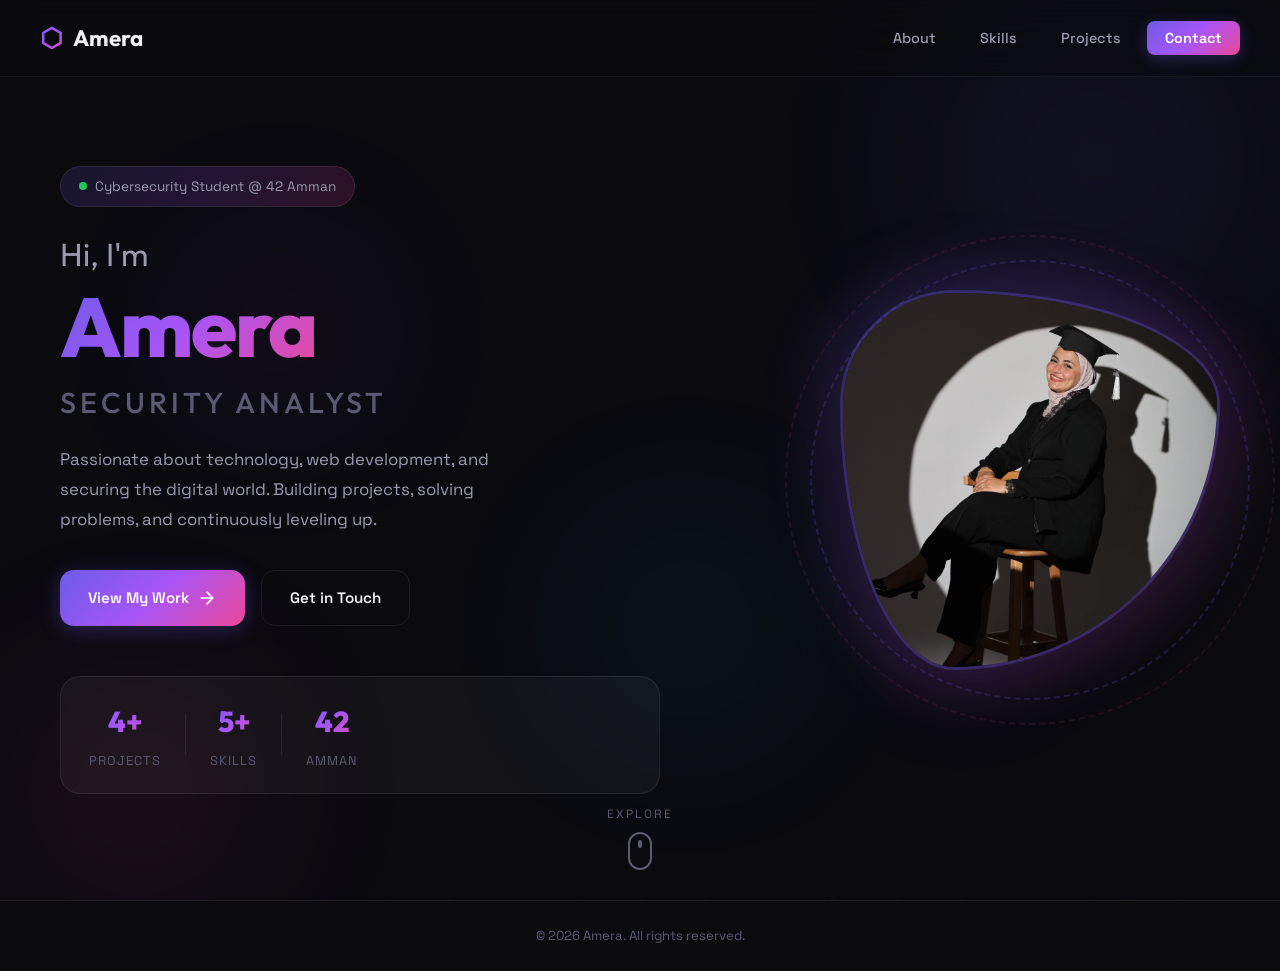
<file: index.html>
<!DOCTYPE html>
<html lang="en">

<head>
    <meta charset="UTF-8">
    <meta name="viewport" content="width=device-width, initial-scale=1.0">
    <meta name="description" content="Amera Alqatarneh - Cybersecurity Student & Aspiring Security Analyst. Portfolio showcasing skills and projects.">
    <title>Amera | Portfolio</title>
    <link rel="preconnect" href="https://fonts.googleapis.com">
    <link rel="preconnect" href="https://fonts.gstatic.com" crossorigin>
    <link href="https://fonts.googleapis.com/css2?family=Outfit:wght@300;400;500;600;700;800;900&family=Space+Grotesk:wght@400;500;600;700&display=swap" rel="stylesheet">
    <link rel="stylesheet" href="style.css">
</head>

<body>

    <!-- Animated background orbs - pure CSS -->
    <div class="bg-orbs" aria-hidden="true">
        <div class="orb orb-1"></div>
        <div class="orb orb-2"></div>
        <div class="orb orb-3"></div>
        <div class="orb orb-4"></div>
        <div class="orb orb-5"></div>
    </div>

    <!-- Floating particles -->
    <div class="particles" aria-hidden="true">
        <span></span><span></span><span></span><span></span><span></span>
        <span></span><span></span><span></span><span></span><span></span>
        <span></span><span></span><span></span><span></span><span></span>
    </div>

    <!-- Navigation -->
    <header id="main-header">
        <nav>
            <a href="index.html" class="logo">
                <span class="logo-icon">⬡</span>
                <span class="logo-text">Amera</span>
            </a>
            <ul class="nav-links">
                <li><a href="about.html">About</a></li>
                <li><a href="skills.html">Skills</a></li>
                <li><a href="projects.html">Projects</a></li>
                <li><a href="contact.html" class="nav-cta">Contact</a></li>
            </ul>
        </nav>
    </header>

    <!-- Hero Section -->
    <main class="hero">
        <div class="hero-content">
            <div class="hero-badge">
                <span class="badge-dot"></span>
                Cybersecurity Student @ 42 Amman
            </div>

            <h1 class="hero-title">
                <span class="line line-1">Hi, I'm</span>
                <span class="line line-2">
                    <span class="gradient-text">Amera</span>
                </span>
                <span class="line line-3">Security Analyst</span>
            </h1>

            <p class="hero-description">
                Passionate about technology, web development, and securing 
                the digital world. Building projects, solving problems, and 
                continuously leveling up.
            </p>

            <div class="hero-actions">
                <a href="projects.html" class="btn btn-primary">
                    <span>View My Work</span>
                    <svg width="20" height="20" viewBox="0 0 24 24" fill="none" stroke="currentColor" stroke-width="2" stroke-linecap="round" stroke-linejoin="round">
                        <path d="M5 12h14M12 5l7 7-7 7"/>
                    </svg>
                </a>
                <a href="contact.html" class="btn btn-ghost">Get in Touch</a>
            </div>

            <div class="hero-stats">
                <div class="stat">
                    <span class="stat-number">4+</span>
                    <span class="stat-label">Projects</span>
                </div>
                <div class="stat-divider"></div>
                <div class="stat">
                    <span class="stat-number">5+</span>
                    <span class="stat-label">Skills</span>
                </div>
                <div class="stat-divider"></div>
                <div class="stat">
                    <span class="stat-number">42</span>
                    <span class="stat-label">Amman</span>
                </div>
            </div>
        </div>

        <div class="hero-visual">
            <div class="photo-frame">
                <div class="photo-glow"></div>
                <div class="photo-ring"></div>
                <div class="photo-ring photo-ring-2"></div>
                <img src="assets/amera1.jpg" alt="Amera Alqatarneh - Cybersecurity Student" class="hero-photo">
            </div>
        </div>
    </main>

    <!-- Scroll indicator -->
    <div class="scroll-indicator">
        <a href="about.html" class="scroll-link">
            <span>Explore</span>
            <div class="scroll-mouse">
                <div class="scroll-wheel"></div>
            </div>
        </a>
    </div>

    <footer class="mini-footer">
        <p>&copy; 2026 Amera. All rights reserved.</p>
    </footer>

</body>
</html>
</file>
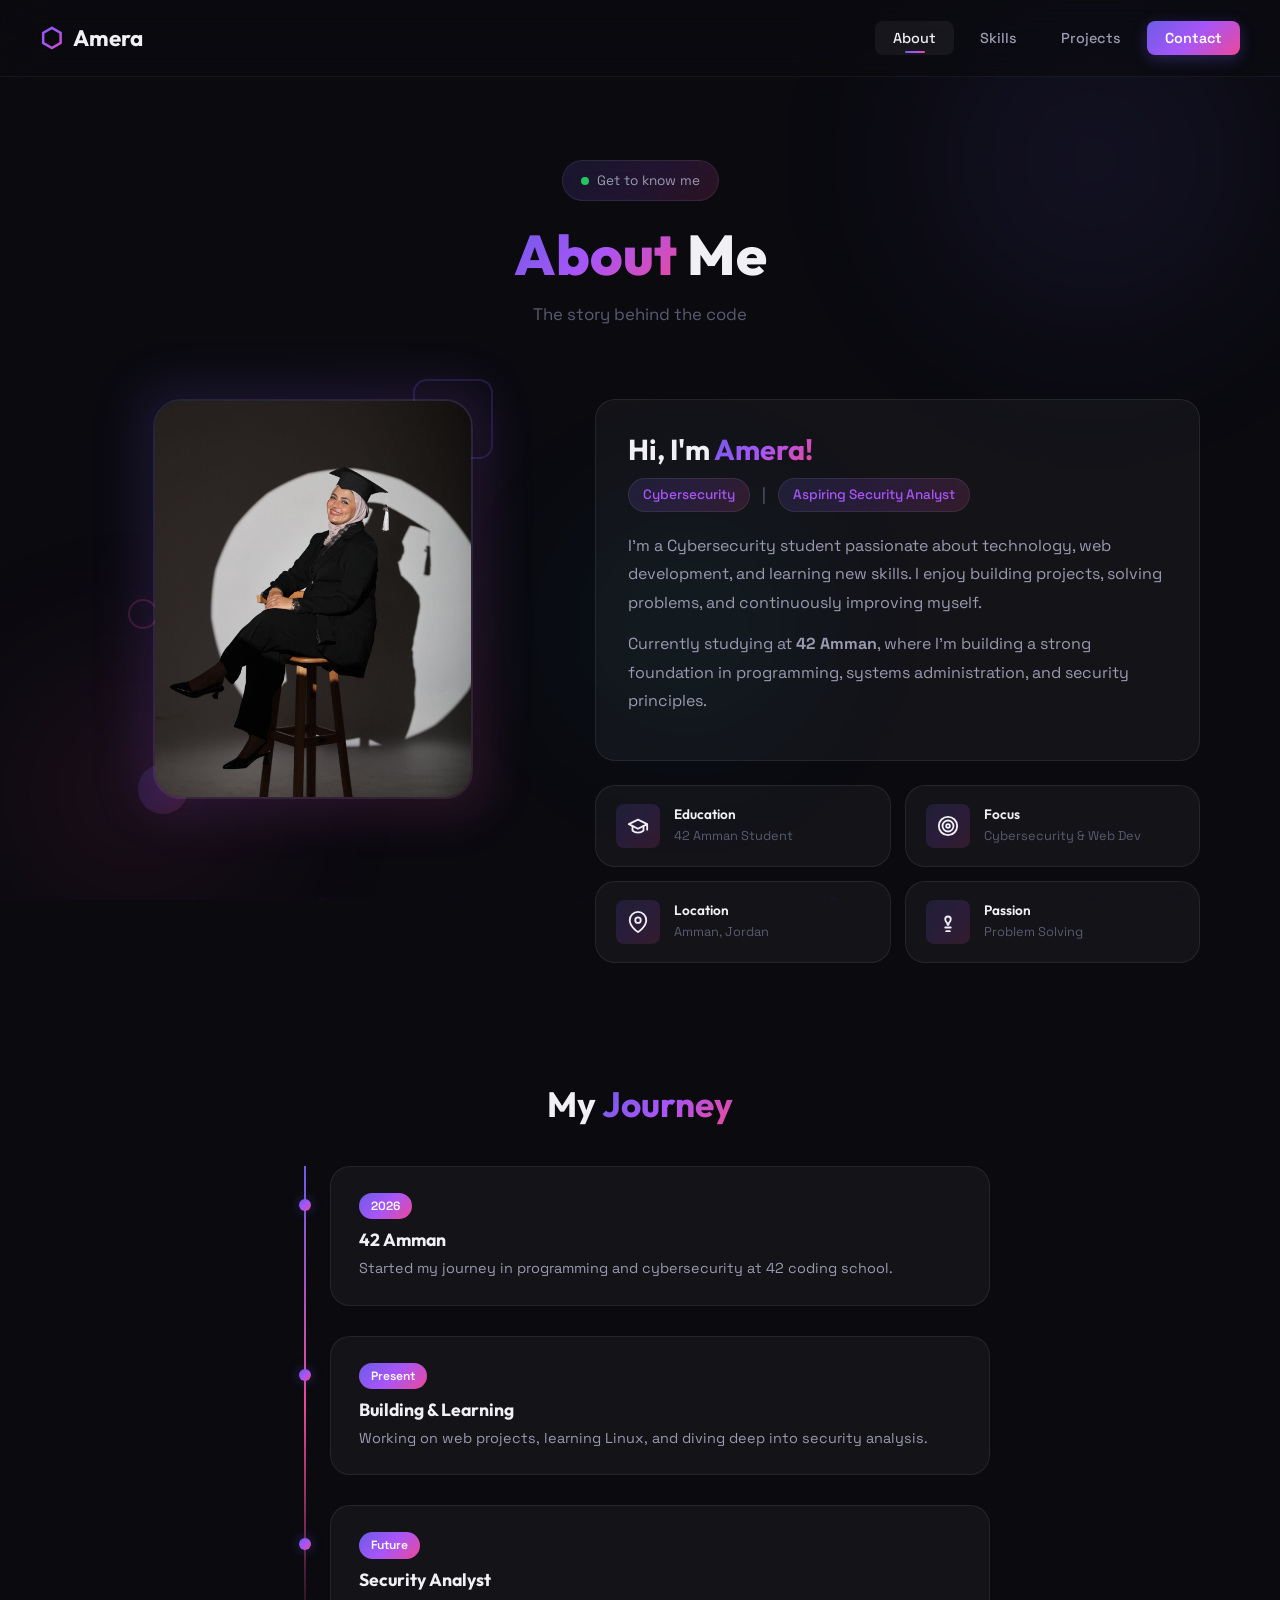
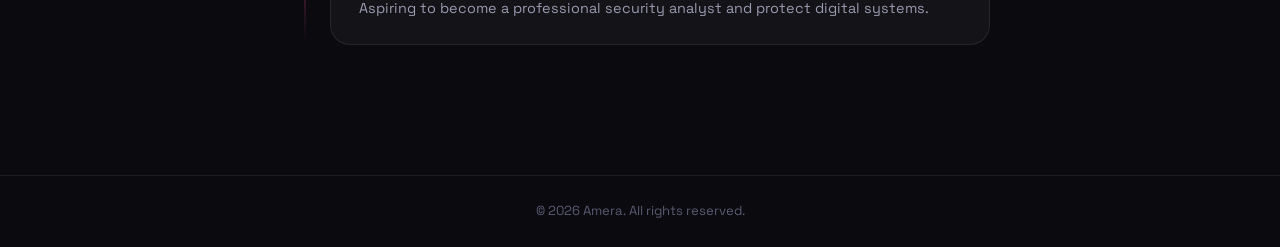
<file: about.html>
<!DOCTYPE html>
<html lang="en">

<head>
    <meta charset="UTF-8">
    <meta name="viewport" content="width=device-width, initial-scale=1.0">
    <meta name="description" content="About Amera Alqatarneh - Cybersecurity Student passionate about technology and security.">
    <title>About | Amera</title>
    <link rel="preconnect" href="https://fonts.googleapis.com">
    <link rel="preconnect" href="https://fonts.gstatic.com" crossorigin>
    <link href="https://fonts.googleapis.com/css2?family=Outfit:wght@300;400;500;600;700;800;900&family=Space+Grotesk:wght@400;500;600;700&display=swap" rel="stylesheet">
    <link rel="stylesheet" href="style.css">
</head>

<body>

    <div class="bg-orbs" aria-hidden="true">
        <div class="orb orb-1"></div>
        <div class="orb orb-2"></div>
        <div class="orb orb-3"></div>
    </div>

    <div class="particles" aria-hidden="true">
        <span></span><span></span><span></span><span></span><span></span>
        <span></span><span></span><span></span><span></span><span></span>
    </div>

    <header id="main-header">
        <nav>
            <a href="index.html" class="logo">
                <span class="logo-icon">⬡</span>
                <span class="logo-text">Amera</span>
            </a>
            <ul class="nav-links">
                <li><a href="about.html" class="active">About</a></li>
                <li><a href="skills.html">Skills</a></li>
                <li><a href="projects.html">Projects</a></li>
                <li><a href="contact.html" class="nav-cta">Contact</a></li>
            </ul>
        </nav>
    </header>

    <main class="page-content">

        <!-- Page Header -->
        <section class="page-hero">
            <div class="page-hero-badge">
                <span class="badge-dot"></span>
                Get to know me
            </div>
            <h1 class="page-title">
                <span class="gradient-text">About</span> Me
            </h1>
            <p class="page-subtitle">The story behind the code</p>
        </section>

        <!-- About Content -->
        <section class="about-section">

            <div class="about-grid">

                <!-- Photo Side -->
                <div class="about-photo-area">
                    <div class="about-photo-wrapper">
                        <div class="about-photo-glow"></div>
                        <img src="assets/amera1.jpg" alt="Amera Alqatarneh" class="about-photo">
                        <div class="photo-decoration deco-1"></div>
                        <div class="photo-decoration deco-2"></div>
                        <div class="photo-decoration deco-3"></div>
                    </div>
                </div>

                <!-- Text Side -->
                <div class="about-text-area">
                    <div class="about-intro-card glass-card">
                        <h2>Hi, I'm <span class="gradient-text">Amera!</span></h2>
                        <div class="about-role">
                            <span class="role-tag">Cybersecurity</span>
                            <span class="role-divider">|</span>
                            <span class="role-tag">Aspiring Security Analyst</span>
                        </div>
                        <p>
                            I'm a Cybersecurity student passionate about technology,
                            web development, and learning new skills.
                            I enjoy building projects, solving problems,
                            and continuously improving myself.
                        </p>
                        <p>
                            Currently studying at <strong>42 Amman</strong>, where I'm 
                            building a strong foundation in programming, systems 
                            administration, and security principles.
                        </p>
                    </div>

                    <!-- Info Cards -->
                    <div class="info-cards">
                        <div class="info-card glass-card">
                            <div class="info-icon">
                                <svg width="22" height="22" viewBox="0 0 24 24" fill="none" stroke="currentColor" stroke-width="2" stroke-linecap="round" stroke-linejoin="round">
                                    <path d="M22 10v6M2 10l10-5 10 5-10 5z"/>
                                    <path d="M6 12v5c3 3 9 3 12 0v-5"/>
                                </svg>
                            </div>
                            <div>
                                <h3>Education</h3>
                                <p>42 Amman Student</p>
                            </div>
                        </div>
                        <div class="info-card glass-card">
                            <div class="info-icon">
                                <svg width="22" height="22" viewBox="0 0 24 24" fill="none" stroke="currentColor" stroke-width="2" stroke-linecap="round" stroke-linejoin="round">
                                    <circle cx="12" cy="12" r="10"/>
                                    <circle cx="12" cy="12" r="6"/>
                                    <circle cx="12" cy="12" r="2"/>
                                </svg>
                            </div>
                            <div>
                                <h3>Focus</h3>
                                <p>Cybersecurity & Web Dev</p>
                            </div>
                        </div>
                        <div class="info-card glass-card">
                            <div class="info-icon">
                                <svg width="22" height="22" viewBox="0 0 24 24" fill="none" stroke="currentColor" stroke-width="2" stroke-linecap="round" stroke-linejoin="round">
                                    <path d="M21 10c0 7-9 13-9 13s-9-6-9-13a9 9 0 0 1 18 0z"/>
                                    <circle cx="12" cy="10" r="3"/>
                                </svg>
                            </div>
                            <div>
                                <h3>Location</h3>
                                <p>Amman, Jordan</p>
                            </div>
                        </div>
                        <div class="info-card glass-card">
                            <div class="info-icon">
                                <svg width="22" height="22" viewBox="0 0 24 24" fill="none" stroke="currentColor" stroke-width="2" stroke-linecap="round" stroke-linejoin="round">
                                    <path d="M9 18h6M10 22h4M15 9a3 3 0 0 0-6 0c0 1.5.5 2.5 1.5 3.5.5.5 1 1.5 1 2.5h1c0-1 .5-2 1-2.5 1-1 1.5-2 1.5-3.5z"/>
                                </svg>
                            </div>
                            <div>
                                <h3>Passion</h3>
                                <p>Problem Solving</p>
                            </div>
                        </div>
                    </div>
                </div>

            </div>

        </section>

        <!-- Timeline / Journey -->
        <section class="journey-section">
            <h2 class="section-title">My <span class="gradient-text">Journey</span></h2>

            <div class="timeline">
                <div class="timeline-item">
                    <div class="timeline-marker">
                        <div class="marker-dot"></div>
                    </div>
                    <div class="timeline-card glass-card">
                        <span class="timeline-year">2026</span>
                        <h3>42 Amman</h3>
                        <p>Started my journey in programming and cybersecurity at 42 coding school.</p>
                    </div>
                </div>
                <div class="timeline-item">
                    <div class="timeline-marker">
                        <div class="marker-dot"></div>
                    </div>
                    <div class="timeline-card glass-card">
                        <span class="timeline-year">Present</span>
                        <h3>Building & Learning</h3>
                        <p>Working on web projects, learning Linux, and diving deep into security analysis.</p>
                    </div>
                </div>
                <div class="timeline-item">
                    <div class="timeline-marker">
                        <div class="marker-dot"></div>
                    </div>
                    <div class="timeline-card glass-card">
                        <span class="timeline-year">Future</span>
                        <h3>Security Analyst</h3>
                        <p>Aspiring to become a professional security analyst and protect digital systems.</p>
                    </div>
                </div>
            </div>
        </section>

    </main>

    <footer class="mini-footer">
        <p>&copy; 2026 Amera. All rights reserved.</p>
    </footer>

</body>
</html>
</file>
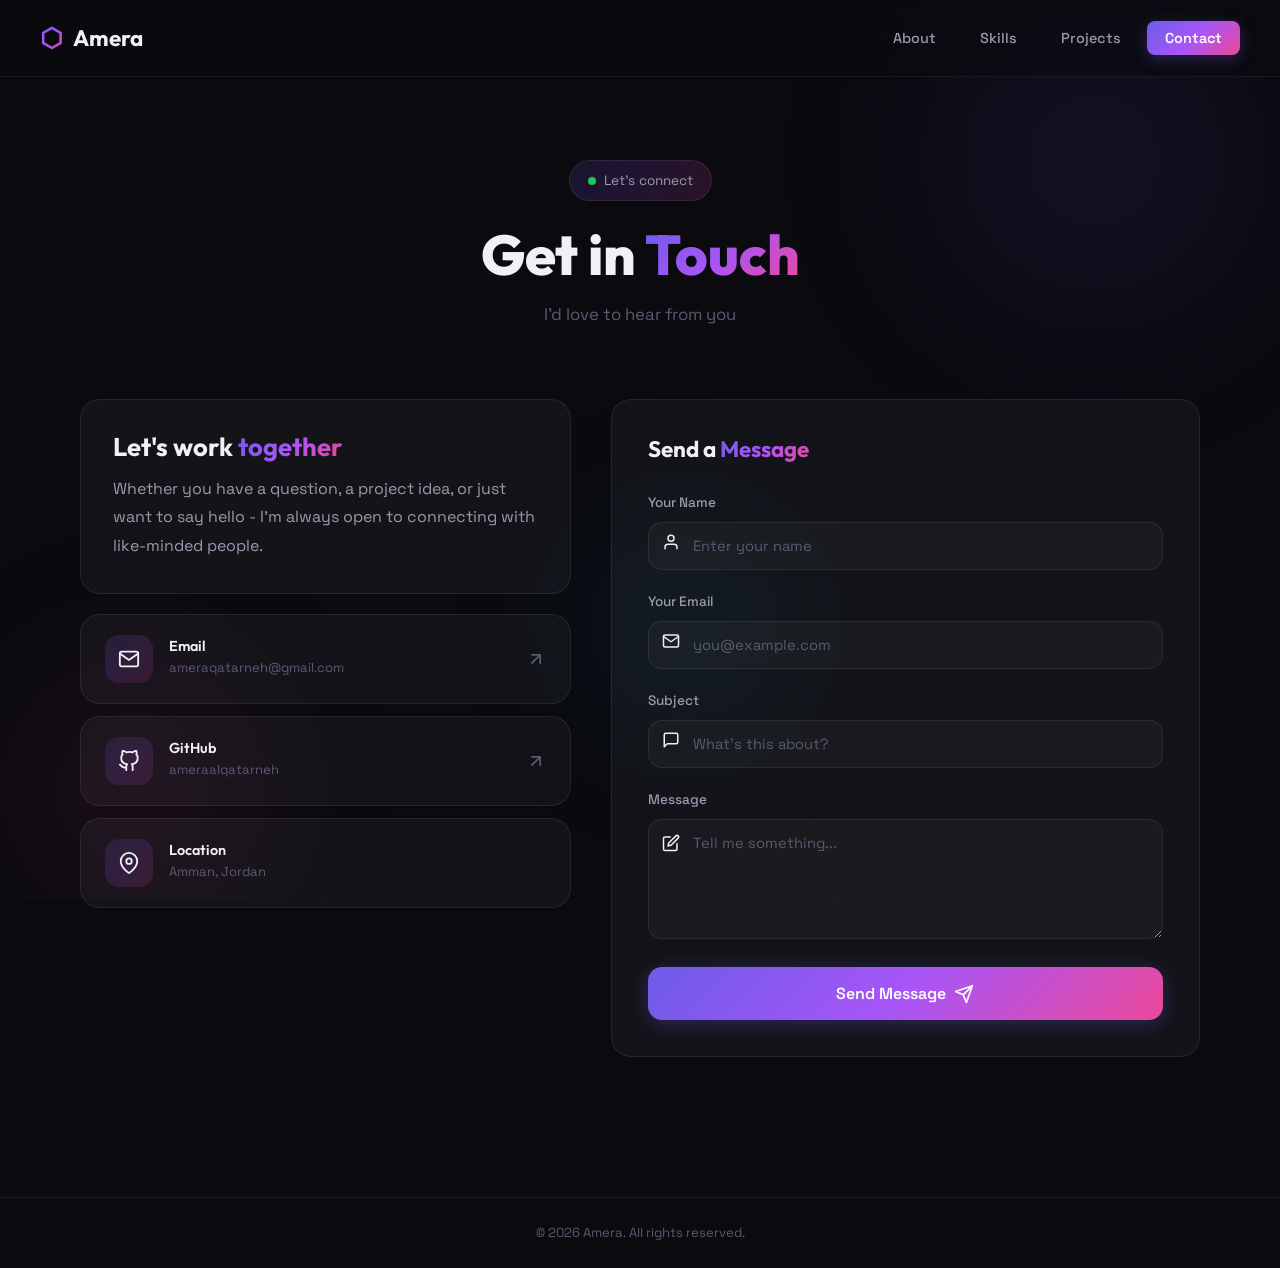
<file: contact.html>
<!DOCTYPE html>
<html lang="en">

<head>
    <meta charset="UTF-8">
    <meta name="viewport" content="width=device-width, initial-scale=1.0">
    <meta name="description" content="Contact Amera Alqatarneh - Get in touch for collaboration and opportunities.">
    <title>Contact | Amera</title>
    <link rel="preconnect" href="https://fonts.googleapis.com">
    <link rel="preconnect" href="https://fonts.gstatic.com" crossorigin>
    <link href="https://fonts.googleapis.com/css2?family=Outfit:wght@300;400;500;600;700;800;900&family=Space+Grotesk:wght@400;500;600;700&display=swap" rel="stylesheet">
    <link rel="stylesheet" href="style.css">
</head>

<body>

    <div class="bg-orbs" aria-hidden="true">
        <div class="orb orb-1"></div>
        <div class="orb orb-2"></div>
        <div class="orb orb-3"></div>
    </div>

    <div class="particles" aria-hidden="true">
        <span></span><span></span><span></span><span></span><span></span>
        <span></span><span></span><span></span><span></span><span></span>
    </div>

    <header id="main-header">
        <nav>
            <a href="index.html" class="logo">
                <span class="logo-icon">⬡</span>
                <span class="logo-text">Amera</span>
            </a>
            <ul class="nav-links">
                <li><a href="about.html">About</a></li>
                <li><a href="skills.html">Skills</a></li>
                <li><a href="projects.html">Projects</a></li>
                <li><a href="contact.html" class="nav-cta active">Contact</a></li>
            </ul>
        </nav>
    </header>

    <main class="page-content">

        <section class="page-hero">
            <div class="page-hero-badge">
                <span class="badge-dot"></span>
                Let's connect
            </div>
            <h1 class="page-title">
                Get in <span class="gradient-text">Touch</span>
            </h1>
            <p class="page-subtitle">I'd love to hear from you</p>
        </section>

        <!-- Contact Section -->
        <section class="contact-section">
            <div class="contact-grid">

                <!-- Contact Info Side -->
                <div class="contact-info">
                    <div class="contact-intro glass-card">
                        <h2>Let's work <span class="gradient-text">together</span></h2>
                        <p>Whether you have a question, a project idea, or just want to say hello - I'm always open to connecting with like-minded people.</p>
                    </div>

                    <div class="contact-methods">
                        <a href="mailto:ameraqatarneh@gmail.com" class="contact-method glass-card" id="contact-email">
                            <div class="contact-method-icon">
                                <svg width="22" height="22" viewBox="0 0 24 24" fill="none" stroke="currentColor" stroke-width="2" stroke-linecap="round" stroke-linejoin="round">
                                    <path d="M4 4h16c1.1 0 2 .9 2 2v12c0 1.1-.9 2-2 2H4c-1.1 0-2-.9-2-2V6c0-1.1.9-2 2-2z"/>
                                    <polyline points="22,6 12,13 2,6"/>
                                </svg>
                            </div>
                            <div>
                                <h3>Email</h3>
                                <p>ameraqatarneh@gmail.com</p>
                            </div>
                            <svg class="contact-arrow" width="20" height="20" viewBox="0 0 24 24" fill="none" stroke="currentColor" stroke-width="2" stroke-linecap="round" stroke-linejoin="round">
                                <path d="M7 17L17 7M17 7H7M17 7v10"/>
                            </svg>
                        </a>

                        <a href="https://github.com/ameraalqatarneh" target="_blank" rel="noopener noreferrer" class="contact-method glass-card" id="contact-github">
                            <div class="contact-method-icon">
                                <svg width="22" height="22" viewBox="0 0 24 24" fill="none" stroke="currentColor" stroke-width="2" stroke-linecap="round" stroke-linejoin="round">
                                    <path d="M9 19c-5 1.5-5-2.5-7-3m14 6v-3.87a3.37 3.37 0 0 0-.94-2.61c3.14-.35 6.44-1.54 6.44-7A5.44 5.44 0 0 0 20 4.77 5.07 5.07 0 0 0 19.91 1S18.73.65 16 2.48a13.38 13.38 0 0 0-7 0C6.27.65 5.09 1 5.09 1A5.07 5.07 0 0 0 5 4.77a5.44 5.44 0 0 0-1.5 3.78c0 5.42 3.3 6.61 6.44 7A3.37 3.37 0 0 0 9 18.13V22"/>
                                </svg>
                            </div>
                            <div>
                                <h3>GitHub</h3>
                                <p>ameraalqatarneh</p>
                            </div>
                            <svg class="contact-arrow" width="20" height="20" viewBox="0 0 24 24" fill="none" stroke="currentColor" stroke-width="2" stroke-linecap="round" stroke-linejoin="round">
                                <path d="M7 17L17 7M17 7H7M17 7v10"/>
                            </svg>
                        </a>

                        <div class="contact-method glass-card" id="contact-location">
                            <div class="contact-method-icon">
                                <svg width="22" height="22" viewBox="0 0 24 24" fill="none" stroke="currentColor" stroke-width="2" stroke-linecap="round" stroke-linejoin="round">
                                    <path d="M21 10c0 7-9 13-9 13s-9-6-9-13a9 9 0 0 1 18 0z"/>
                                    <circle cx="12" cy="10" r="3"/>
                                </svg>
                            </div>
                            <div>
                                <h3>Location</h3>
                                <p>Amman, Jordan</p>
                            </div>
                        </div>
                    </div>
                </div>

                <!-- Form Side -->
                <div class="contact-form-wrapper">
                    <form 
                        action="mailto:ameraqatarneh@gmail.com"
                        method="post" 
                        enctype="text/plain"
                        class="contact-form glass-card"
                        id="contact-form">

                        <h2>Send a <span class="gradient-text">Message</span></h2>

                        <div class="form-group">
                            <label for="name">Your Name</label>
                            <div class="input-wrapper">
                                <span class="input-icon">
                                    <svg width="18" height="18" viewBox="0 0 24 24" fill="none" stroke="currentColor" stroke-width="2" stroke-linecap="round" stroke-linejoin="round">
                                        <path d="M20 21v-2a4 4 0 0 0-4-4H8a4 4 0 0 0-4 4v2"/>
                                        <circle cx="12" cy="7" r="4"/>
                                    </svg>
                                </span>
                                <input type="text" id="name" name="Name" placeholder="Enter your name" required>
                            </div>
                        </div>

                        <div class="form-group">
                            <label for="email">Your Email</label>
                            <div class="input-wrapper">
                                <span class="input-icon">
                                    <svg width="18" height="18" viewBox="0 0 24 24" fill="none" stroke="currentColor" stroke-width="2" stroke-linecap="round" stroke-linejoin="round">
                                        <path d="M4 4h16c1.1 0 2 .9 2 2v12c0 1.1-.9 2-2 2H4c-1.1 0-2-.9-2-2V6c0-1.1.9-2 2-2z"/>
                                        <polyline points="22,6 12,13 2,6"/>
                                    </svg>
                                </span>
                                <input type="email" id="email" name="Email" placeholder="you@example.com" required>
                            </div>
                        </div>

                        <div class="form-group">
                            <label for="subject">Subject</label>
                            <div class="input-wrapper">
                                <span class="input-icon">
                                    <svg width="18" height="18" viewBox="0 0 24 24" fill="none" stroke="currentColor" stroke-width="2" stroke-linecap="round" stroke-linejoin="round">
                                        <path d="M21 15a2 2 0 0 1-2 2H7l-4 4V5a2 2 0 0 1 2-2h14a2 2 0 0 1 2 2z"/>
                                    </svg>
                                </span>
                                <input type="text" id="subject" name="Subject" placeholder="What's this about?">
                            </div>
                        </div>

                        <div class="form-group">
                            <label for="message">Message</label>
                            <div class="input-wrapper textarea-wrapper">
                                <span class="input-icon">
                                    <svg width="18" height="18" viewBox="0 0 24 24" fill="none" stroke="currentColor" stroke-width="2" stroke-linecap="round" stroke-linejoin="round">
                                        <path d="M11 4H4a2 2 0 0 0-2 2v14a2 2 0 0 0 2 2h14a2 2 0 0 0 2-2v-7"/>
                                        <path d="M18.5 2.5a2.121 2.121 0 0 1 3 3L12 15l-4 1 1-4 9.5-9.5z"/>
                                    </svg>
                                </span>
                                <textarea id="message" name="Message" rows="5" placeholder="Tell me something..." required></textarea>
                            </div>
                        </div>

                        <button type="submit" class="btn btn-primary btn-submit" id="submit-btn">
                            <span>Send Message</span>
                            <svg width="20" height="20" viewBox="0 0 24 24" fill="none" stroke="currentColor" stroke-width="2" stroke-linecap="round" stroke-linejoin="round">
                                <path d="M22 2L11 13M22 2l-7 20-4-9-9-4 20-7z"/>
                            </svg>
                        </button>

                    </form>
                </div>

            </div>
        </section>

    </main>

    <footer class="mini-footer">
        <p>&copy; 2026 Amera. All rights reserved.</p>
    </footer>

</body>
</html>
</file>
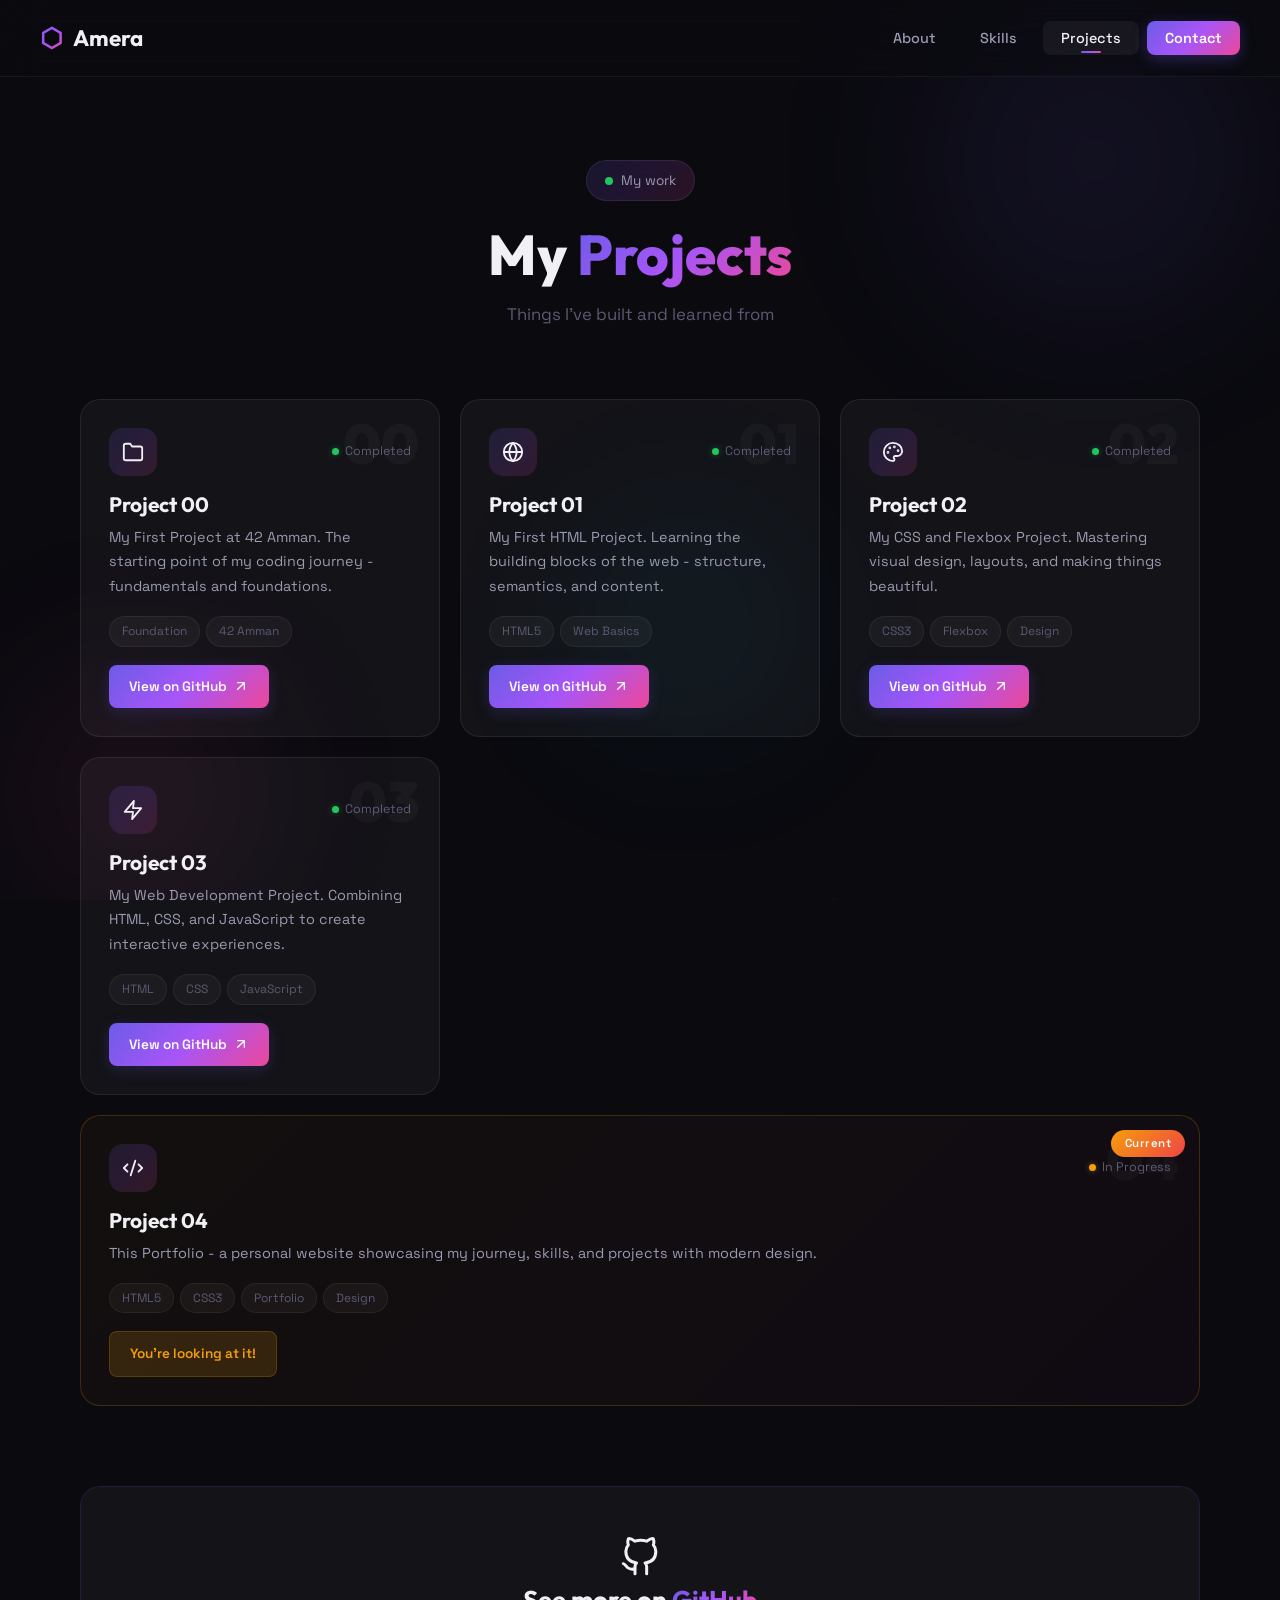
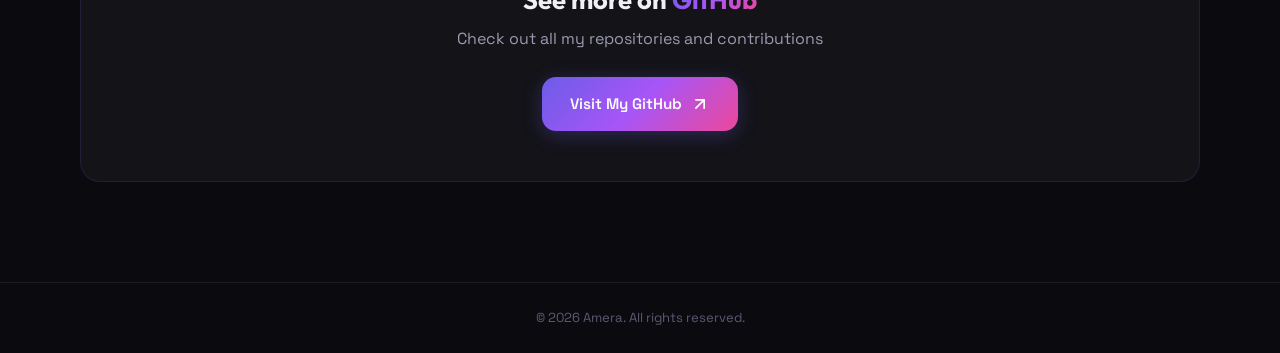
<file: projects.html>
<!DOCTYPE html>
<html lang="en">

<head>
    <meta charset="UTF-8">
    <meta name="viewport" content="width=device-width, initial-scale=1.0">
    <meta name="description" content="Amera's Projects - Web development and cybersecurity projects at 42 Amman.">
    <title>Projects | Amera</title>
    <link rel="preconnect" href="https://fonts.googleapis.com">
    <link rel="preconnect" href="https://fonts.gstatic.com" crossorigin>
    <link
        href="https://fonts.googleapis.com/css2?family=Outfit:wght@300;400;500;600;700;800;900&family=Space+Grotesk:wght@400;500;600;700&display=swap"
        rel="stylesheet">
    <link rel="stylesheet" href="style.css">
</head>

<body>

    <div class="bg-orbs" aria-hidden="true">
        <div class="orb orb-1"></div>
        <div class="orb orb-2"></div>
        <div class="orb orb-3"></div>
    </div>

    <div class="particles" aria-hidden="true">
        <span></span><span></span><span></span><span></span><span></span>
        <span></span><span></span><span></span><span></span><span></span>
    </div>

    <header id="main-header">
        <nav>
            <a href="index.html" class="logo">
                <span class="logo-icon">⬡</span>
                <span class="logo-text">Amera</span>
            </a>
            <ul class="nav-links">
                <li><a href="about.html">About</a></li>
                <li><a href="skills.html">Skills</a></li>
                <li><a href="projects.html" class="active">Projects</a></li>
                <li><a href="contact.html" class="nav-cta">Contact</a></li>
            </ul>
        </nav>
    </header>

    <main class="page-content">

        <section class="page-hero">
            <div class="page-hero-badge">
                <span class="badge-dot"></span>
                My work
            </div>
            <h1 class="page-title">
                My <span class="gradient-text">Projects</span>
            </h1>
            <p class="page-subtitle">Things I've built and learned from</p>
        </section>

        <!-- Projects Grid -->
        <section class="projects-section">

            <div class="projects-grid">

                <!-- Project 00 -->
                <article class="project-card glass-card" id="project-00">
                    <div class="project-number">00</div>
                    <div class="project-header">
                        <div class="project-icon">
                            <svg width="22" height="22" viewBox="0 0 24 24" fill="none" stroke="currentColor" stroke-width="2" stroke-linecap="round" stroke-linejoin="round">
                                <path d="M22 19a2 2 0 0 1-2 2H4a2 2 0 0 1-2-2V5a2 2 0 0 1 2-2h5l2 3h9a2 2 0 0 1 2 2z"/>
                            </svg>
                        </div>
                        <div class="project-status">
                            <span class="status-dot status-complete"></span>
                            Completed
                        </div>
                    </div>
                    <h3 class="project-title">Project 00</h3>
                    <p class="project-desc">My First Project at 42 Amman. The starting point of my coding journey - fundamentals and foundations.</p>
                    <div class="project-tech">
                        <span>Foundation</span>
                        <span>42 Amman</span>
                    </div>
                    <a href="https://github.com/ameraalqatarneh/project00" target="_blank" rel="noopener noreferrer"
                        class="project-link">
                        <span>View on GitHub</span>
                        <svg width="16" height="16" viewBox="0 0 24 24" fill="none" stroke="currentColor"
                            stroke-width="2" stroke-linecap="round" stroke-linejoin="round">
                            <path d="M7 17L17 7M17 7H7M17 7v10" />
                        </svg>
                    </a>
                </article>

                <!-- Project 01 -->
                <article class="project-card glass-card" id="project-01">
                    <div class="project-number">01</div>
                    <div class="project-header">
                        <div class="project-icon">
                            <svg width="22" height="22" viewBox="0 0 24 24" fill="none" stroke="currentColor" stroke-width="2" stroke-linecap="round" stroke-linejoin="round">
                                <circle cx="12" cy="12" r="10"/>
                                <line x1="2" y1="12" x2="22" y2="12"/>
                                <path d="M12 2a15.3 15.3 0 0 1 4 10 15.3 15.3 0 0 1-4 10 15.3 15.3 0 0 1-4-10 15.3 15.3 0 0 1 4-10z"/>
                            </svg>
                        </div>
                        <div class="project-status">
                            <span class="status-dot status-complete"></span>
                            Completed
                        </div>
                    </div>
                    <h3 class="project-title">Project 01</h3>
                    <p class="project-desc">My First HTML Project. Learning the building blocks of the web - structure, semantics, and content.</p>
                    <div class="project-tech">
                        <span>HTML5</span>
                        <span>Web Basics</span>
                    </div>
                    <a href="https://github.com/ameraalqatarneh/project01" target="_blank" rel="noopener noreferrer"
                        class="project-link">
                        <span>View on GitHub</span>
                        <svg width="16" height="16" viewBox="0 0 24 24" fill="none" stroke="currentColor"
                            stroke-width="2" stroke-linecap="round" stroke-linejoin="round">
                            <path d="M7 17L17 7M17 7H7M17 7v10" />
                        </svg>
                    </a>
                </article>

                <!-- Project 02 -->
                <article class="project-card glass-card" id="project-02">
                    <div class="project-number">02</div>
                    <div class="project-header">
                        <div class="project-icon">
                            <svg width="22" height="22" viewBox="0 0 24 24" fill="none" stroke="currentColor" stroke-width="2" stroke-linecap="round" stroke-linejoin="round">
                                <circle cx="13.5" cy="6.5" r=".5" fill="currentColor"/>
                                <circle cx="17.5" cy="10.5" r=".5" fill="currentColor"/>
                                <circle cx="8.5" cy="7.5" r=".5" fill="currentColor"/>
                                <circle cx="6.5" cy="12.5" r=".5" fill="currentColor"/>
                                <path d="M12 2C6.5 2 2 6.5 2 12s4.5 10 10 10c.926 0 1.648-.746 1.648-1.688 0-.437-.18-.835-.437-1.125-.29-.289-.438-.652-.438-1.125a1.64 1.64 0 0 1 1.668-1.668h1.996c3.051 0 5.555-2.503 5.555-5.554C21.965 6.012 17.461 2 12 2z"/>
                            </svg>
                        </div>
                        <div class="project-status">
                            <span class="status-dot status-complete"></span>
                            Completed
                        </div>
                    </div>
                    <h3 class="project-title">Project 02</h3>
                    <p class="project-desc">My CSS and Flexbox Project. Mastering visual design, layouts, and making things beautiful.</p>
                    <div class="project-tech">
                        <span>CSS3</span>
                        <span>Flexbox</span>
                        <span>Design</span>
                    </div>
                    <a href="https://github.com/ameraalqatarneh/project02" target="_blank" rel="noopener noreferrer"
                        class="project-link">
                        <span>View on GitHub</span>
                        <svg width="16" height="16" viewBox="0 0 24 24" fill="none" stroke="currentColor"
                            stroke-width="2" stroke-linecap="round" stroke-linejoin="round">
                            <path d="M7 17L17 7M17 7H7M17 7v10" />
                        </svg>
                    </a>
                </article>

                <!-- Project 03 -->
                <article class="project-card glass-card" id="project-03">
                    <div class="project-number">03</div>
                    <div class="project-header">
                        <div class="project-icon">
                            <svg width="22" height="22" viewBox="0 0 24 24" fill="none" stroke="currentColor" stroke-width="2" stroke-linecap="round" stroke-linejoin="round">
                                <polygon points="13 2 3 14 12 14 11 22 21 10 12 10 13 2"/>
                            </svg>
                        </div>
                        <div class="project-status">
                            <span class="status-dot status-complete"></span>
                            Completed
                        </div>
                    </div>
                    <h3 class="project-title">Project 03</h3>
                    <p class="project-desc">My Web Development Project. Combining HTML, CSS, and JavaScript to create interactive experiences.</p>
                    <div class="project-tech">
                        <span>HTML</span>
                        <span>CSS</span>
                        <span>JavaScript</span>
                    </div>
                    <a href="https://github.com/ameraalqatarneh/prorject03" target="_blank" rel="noopener noreferrer"
                        class="project-link">
                        <span>View on GitHub</span>
                        <svg width="16" height="16" viewBox="0 0 24 24" fill="none" stroke="currentColor"
                            stroke-width="2" stroke-linecap="round" stroke-linejoin="round">
                            <path d="M7 17L17 7M17 7H7M17 7v10" />
                        </svg>
                    </a>
                </article>

                <!-- Project 04 - Current (This Portfolio) -->
                <article class="project-card glass-card featured-project" id="project-04">
                    <div class="project-number">04</div>
                    <div class="featured-label">Current</div>
                    <div class="project-header">
                        <div class="project-icon">
                            <svg width="22" height="22" viewBox="0 0 24 24" fill="none" stroke="currentColor" stroke-width="2" stroke-linecap="round" stroke-linejoin="round">
                                <path d="m18 16 4-4-4-4M6 8l-4 4 4 4M14.5 4l-5 16"/>
                            </svg>
                        </div>
                        <div class="project-status">
                            <span class="status-dot status-active"></span>
                            In Progress
                        </div>
                    </div>
                    <h3 class="project-title">Project 04</h3>
                    <p class="project-desc">This Portfolio - a personal website showcasing my journey, skills, and projects with modern design.</p>
                    <div class="project-tech">
                        <span>HTML5</span>
                        <span>CSS3</span>
                        <span>Portfolio</span>
                        <span>Design</span>
                    </div>
                    <span class="project-link current-project-link">
                        <span>You're looking at it!</span>
                    </span>
                </article>

            </div>

        </section>

        <!-- GitHub CTA -->
        <section class="github-cta-section">
            <div class="github-cta glass-card">
                <div class="github-cta-content">
                    <div class="github-svg-icon">
                        <svg width="40" height="40" viewBox="0 0 24 24" fill="none" stroke="currentColor" stroke-width="1.8" stroke-linecap="round" stroke-linejoin="round">
                            <path d="M9 19c-5 1.5-5-2.5-7-3m14 6v-3.87a3.37 3.37 0 0 0-.94-2.61c3.14-.35 6.44-1.54 6.44-7A5.44 5.44 0 0 0 20 4.77 5.07 5.07 0 0 0 19.91 1S18.73.65 16 2.48a13.38 13.38 0 0 0-7 0C6.27.65 5.09 1 5.09 1A5.07 5.07 0 0 0 5 4.77a5.44 5.44 0 0 0-1.5 3.78c0 5.42 3.3 6.61 6.44 7A3.37 3.37 0 0 0 9 18.13V22"/>
                        </svg>
                    </div>
                    <h2>See more on <span class="gradient-text">GitHub</span></h2>
                    <p>Check out all my repositories and contributions</p>
                    <a href="https://github.com/ameraalqatarneh" target="_blank" rel="noopener noreferrer"
                        class="btn btn-primary">
                        <span>Visit My GitHub</span>
                        <svg width="20" height="20" viewBox="0 0 24 24" fill="none" stroke="currentColor"
                            stroke-width="2" stroke-linecap="round" stroke-linejoin="round">
                            <path d="M7 17L17 7M17 7H7M17 7v10" />
                        </svg>
                    </a>
                </div>
            </div>
        </section>

    </main>

    <footer class="mini-footer">
        <p>&copy; 2026 Amera. All rights reserved.</p>
    </footer>

</body>

</html>
</file>
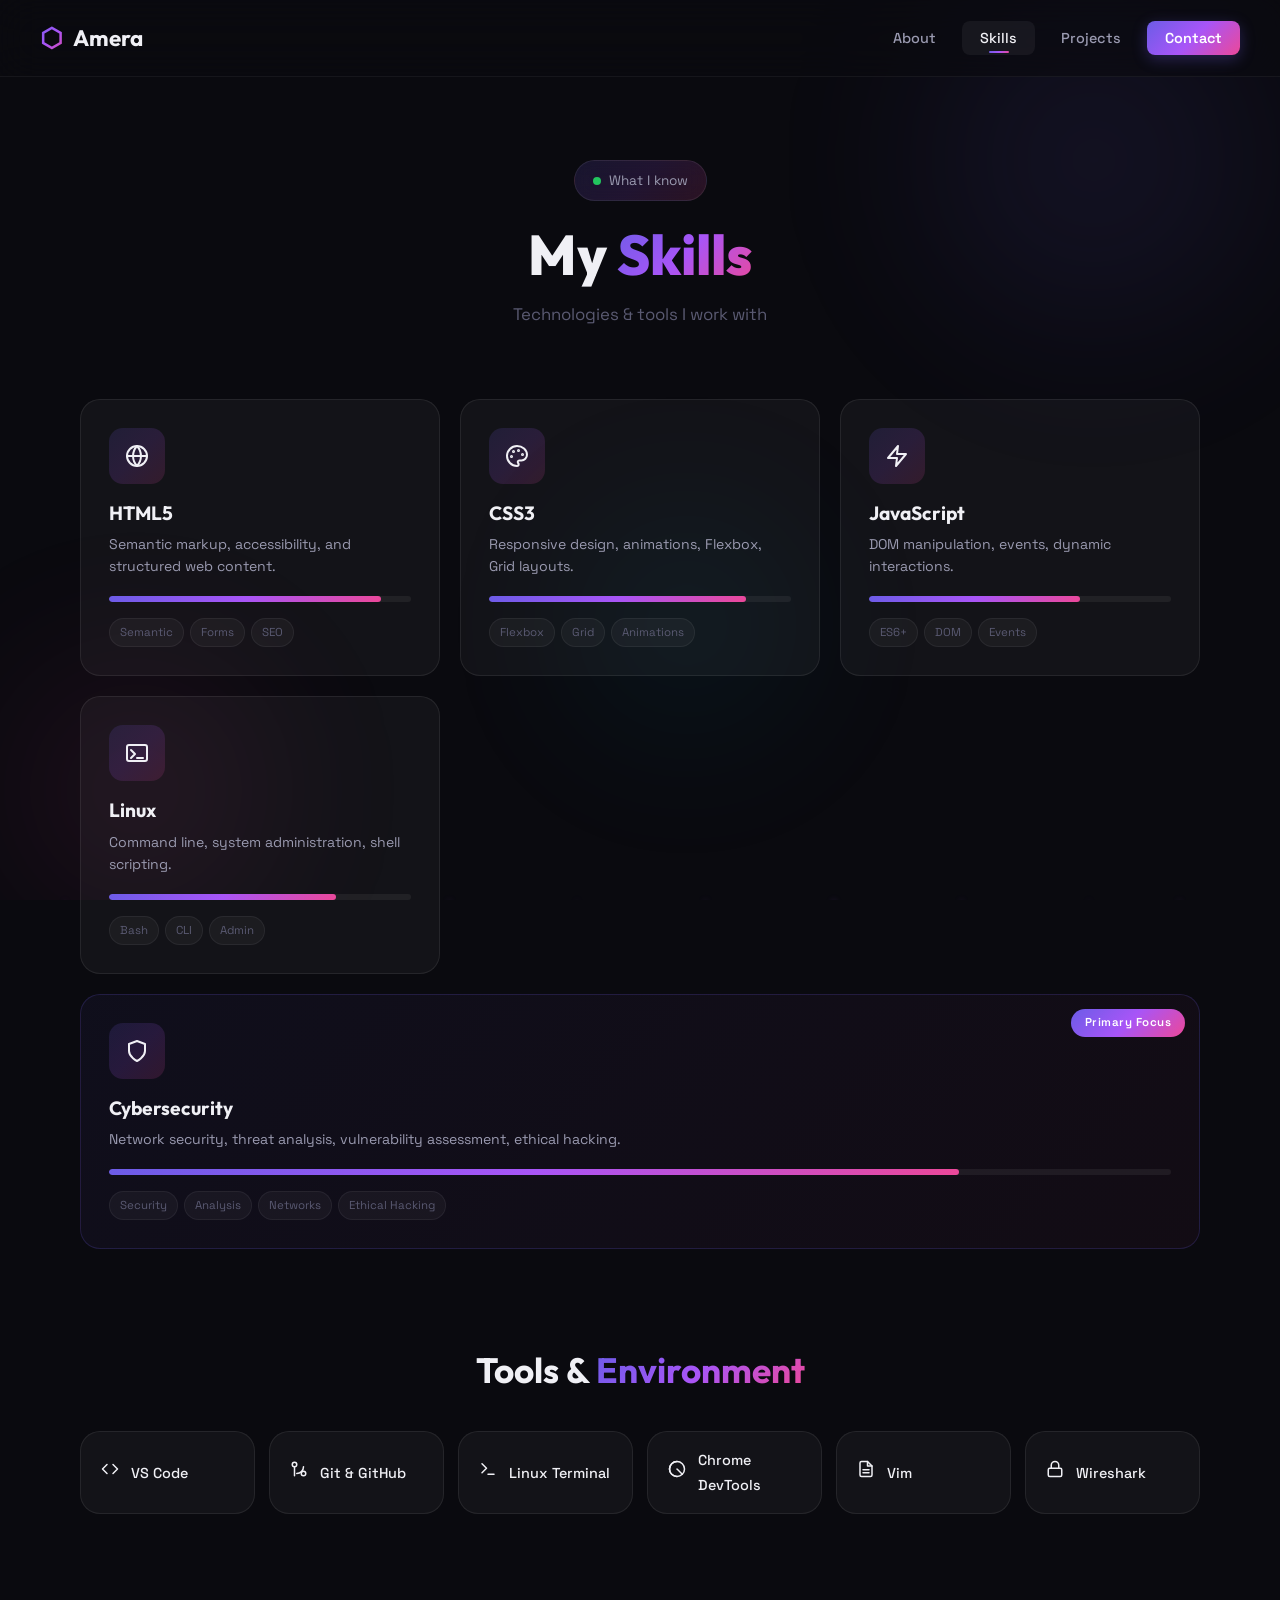
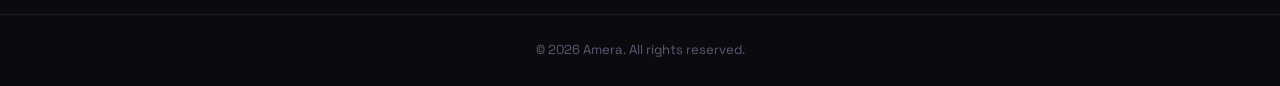
<file: skills.html>
<!DOCTYPE html>
<html lang="en">

<head>
    <meta charset="UTF-8">
    <meta name="viewport" content="width=device-width, initial-scale=1.0">
    <meta name="description" content="Amera's Skills - HTML, CSS, JavaScript, Linux, Cybersecurity and more.">
    <title>Skills | Amera</title>
    <link rel="preconnect" href="https://fonts.googleapis.com">
    <link rel="preconnect" href="https://fonts.gstatic.com" crossorigin>
    <link href="https://fonts.googleapis.com/css2?family=Outfit:wght@300;400;500;600;700;800;900&family=Space+Grotesk:wght@400;500;600;700&display=swap" rel="stylesheet">
    <link rel="stylesheet" href="style.css">
</head>

<body>

    <div class="bg-orbs" aria-hidden="true">
        <div class="orb orb-1"></div>
        <div class="orb orb-2"></div>
        <div class="orb orb-3"></div>
    </div>

    <div class="particles" aria-hidden="true">
        <span></span><span></span><span></span><span></span><span></span>
        <span></span><span></span><span></span><span></span><span></span>
    </div>

    <header id="main-header">
        <nav>
            <a href="index.html" class="logo">
                <span class="logo-icon">⬡</span>
                <span class="logo-text">Amera</span>
            </a>
            <ul class="nav-links">
                <li><a href="about.html">About</a></li>
                <li><a href="skills.html" class="active">Skills</a></li>
                <li><a href="projects.html">Projects</a></li>
                <li><a href="contact.html" class="nav-cta">Contact</a></li>
            </ul>
        </nav>
    </header>

    <main class="page-content">

        <section class="page-hero">
            <div class="page-hero-badge">
                <span class="badge-dot"></span>
                What I know
            </div>
            <h1 class="page-title">
                My <span class="gradient-text">Skills</span>
            </h1>
            <p class="page-subtitle">Technologies & tools I work with</p>
        </section>

        <!-- Skills Grid -->
        <section class="skills-section">

            <div class="skills-grid">

                <!-- HTML -->
                <div class="skill-card glass-card" id="skill-html">
                    <div class="skill-icon-wrapper">
                        <div class="skill-icon-bg"></div>
                        <span class="skill-icon">
                            <svg width="24" height="24" viewBox="0 0 24 24" fill="none" stroke="currentColor" stroke-width="2" stroke-linecap="round" stroke-linejoin="round">
                                <circle cx="12" cy="12" r="10"/>
                                <line x1="2" y1="12" x2="22" y2="12"/>
                                <path d="M12 2a15.3 15.3 0 0 1 4 10 15.3 15.3 0 0 1-4 10 15.3 15.3 0 0 1-4-10 15.3 15.3 0 0 1 4-10z"/>
                            </svg>
                        </span>
                    </div>
                    <h3 class="skill-name">HTML5</h3>
                    <p class="skill-desc">Semantic markup, accessibility, and structured web content.</p>
                    <div class="skill-bar">
                        <div class="skill-fill" style="--fill-width: 90%;">
                            <span class="skill-percent">90%</span>
                        </div>
                    </div>
                    <div class="skill-tags">
                        <span>Semantic</span>
                        <span>Forms</span>
                        <span>SEO</span>
                    </div>
                </div>

                <!-- CSS -->
                <div class="skill-card glass-card" id="skill-css">
                    <div class="skill-icon-wrapper">
                        <div class="skill-icon-bg"></div>
                        <span class="skill-icon">
                            <svg width="24" height="24" viewBox="0 0 24 24" fill="none" stroke="currentColor" stroke-width="2" stroke-linecap="round" stroke-linejoin="round">
                                <circle cx="13.5" cy="6.5" r=".5" fill="currentColor"/>
                                <circle cx="17.5" cy="10.5" r=".5" fill="currentColor"/>
                                <circle cx="8.5" cy="7.5" r=".5" fill="currentColor"/>
                                <circle cx="6.5" cy="12.5" r=".5" fill="currentColor"/>
                                <path d="M12 2C6.5 2 2 6.5 2 12s4.5 10 10 10c.926 0 1.648-.746 1.648-1.688 0-.437-.18-.835-.437-1.125-.29-.289-.438-.652-.438-1.125a1.64 1.64 0 0 1 1.668-1.668h1.996c3.051 0 5.555-2.503 5.555-5.554C21.965 6.012 17.461 2 12 2z"/>
                            </svg>
                        </span>
                    </div>
                    <h3 class="skill-name">CSS3</h3>
                    <p class="skill-desc">Responsive design, animations, Flexbox, Grid layouts.</p>
                    <div class="skill-bar">
                        <div class="skill-fill" style="--fill-width: 85%;">
                            <span class="skill-percent">85%</span>
                        </div>
                    </div>
                    <div class="skill-tags">
                        <span>Flexbox</span>
                        <span>Grid</span>
                        <span>Animations</span>
                    </div>
                </div>

                <!-- JavaScript -->
                <div class="skill-card glass-card" id="skill-js">
                    <div class="skill-icon-wrapper">
                        <div class="skill-icon-bg"></div>
                        <span class="skill-icon">
                            <svg width="24" height="24" viewBox="0 0 24 24" fill="none" stroke="currentColor" stroke-width="2" stroke-linecap="round" stroke-linejoin="round">
                                <polygon points="13 2 3 14 12 14 11 22 21 10 12 10 13 2"/>
                            </svg>
                        </span>
                    </div>
                    <h3 class="skill-name">JavaScript</h3>
                    <p class="skill-desc">DOM manipulation, events, dynamic interactions.</p>
                    <div class="skill-bar">
                        <div class="skill-fill" style="--fill-width: 70%;">
                            <span class="skill-percent">70%</span>
                        </div>
                    </div>
                    <div class="skill-tags">
                        <span>ES6+</span>
                        <span>DOM</span>
                        <span>Events</span>
                    </div>
                </div>

                <!-- Linux -->
                <div class="skill-card glass-card" id="skill-linux">
                    <div class="skill-icon-wrapper">
                        <div class="skill-icon-bg"></div>
                        <span class="skill-icon">
                            <svg width="24" height="24" viewBox="0 0 24 24" fill="none" stroke="currentColor" stroke-width="2" stroke-linecap="round" stroke-linejoin="round">
                                <rect x="2" y="4" width="20" height="16" rx="2"/>
                                <polyline points="6 9 10 13 6 17"/>
                                <line x1="12" y1="17" x2="18" y2="17"/>
                            </svg>
                        </span>
                    </div>
                    <h3 class="skill-name">Linux</h3>
                    <p class="skill-desc">Command line, system administration, shell scripting.</p>
                    <div class="skill-bar">
                        <div class="skill-fill" style="--fill-width: 75%;">
                            <span class="skill-percent">75%</span>
                        </div>
                    </div>
                    <div class="skill-tags">
                        <span>Bash</span>
                        <span>CLI</span>
                        <span>Admin</span>
                    </div>
                </div>

                <!-- Cybersecurity -->
                <div class="skill-card glass-card featured-skill" id="skill-cyber">
                    <div class="featured-label">Primary Focus</div>
                    <div class="skill-icon-wrapper">
                        <div class="skill-icon-bg"></div>
                        <span class="skill-icon">
                            <svg width="24" height="24" viewBox="0 0 24 24" fill="none" stroke="currentColor" stroke-width="2" stroke-linecap="round" stroke-linejoin="round">
                                <path d="M12 22s8-4 8-10V5l-8-3-8 3v7c0 6 8 10 8 10z"/>
                            </svg>
                        </span>
                    </div>
                    <h3 class="skill-name">Cybersecurity</h3>
                    <p class="skill-desc">Network security, threat analysis, vulnerability assessment, ethical hacking.</p>
                    <div class="skill-bar">
                        <div class="skill-fill" style="--fill-width: 80%;">
                            <span class="skill-percent">80%</span>
                        </div>
                    </div>
                    <div class="skill-tags">
                        <span>Security</span>
                        <span>Analysis</span>
                        <span>Networks</span>
                        <span>Ethical Hacking</span>
                    </div>
                </div>

            </div>

        </section>

        <!-- Tools Section -->
        <section class="tools-section">
            <h2 class="section-title">Tools & <span class="gradient-text">Environment</span></h2>
            <div class="tools-grid">
                <div class="tool-item glass-card">
                    <span class="tool-icon">
                        <svg width="18" height="18" viewBox="0 0 24 24" fill="none" stroke="currentColor" stroke-width="2" stroke-linecap="round" stroke-linejoin="round">
                            <polyline points="16 18 22 12 16 6"/>
                            <polyline points="8 6 2 12 8 18"/>
                        </svg>
                    </span>
                    <span>VS Code</span>
                </div>
                <div class="tool-item glass-card">
                    <span class="tool-icon">
                        <svg width="18" height="18" viewBox="0 0 24 24" fill="none" stroke="currentColor" stroke-width="2" stroke-linecap="round" stroke-linejoin="round">
                            <circle cx="18" cy="18" r="3"/>
                            <circle cx="6" cy="6" r="3"/>
                            <path d="M18 9a9 9 0 0 1-9 9"/>
                            <line x1="6" y1="9" x2="6" y2="21"/>
                        </svg>
                    </span>
                    <span>Git & GitHub</span>
                </div>
                <div class="tool-item glass-card">
                    <span class="tool-icon">
                        <svg width="18" height="18" viewBox="0 0 24 24" fill="none" stroke="currentColor" stroke-width="2" stroke-linecap="round" stroke-linejoin="round">
                            <polyline points="4 17 10 11 4 5"/>
                            <line x1="12" y1="19" x2="20" y2="19"/>
                        </svg>
                    </span>
                    <span>Linux Terminal</span>
                </div>
                <div class="tool-item glass-card">
                    <span class="tool-icon">
                        <svg width="18" height="18" viewBox="0 0 24 24" fill="none" stroke="currentColor" stroke-width="2" stroke-linecap="round" stroke-linejoin="round">
                            <circle cx="12" cy="12" r="10"/>
                            <path d="M12 2a10 10 0 0 0 0 20"/>
                            <path d="M12 12l7.07 7.07"/>
                        </svg>
                    </span>
                    <span>Chrome DevTools</span>
                </div>
                <div class="tool-item glass-card">
                    <span class="tool-icon">
                        <svg width="18" height="18" viewBox="0 0 24 24" fill="none" stroke="currentColor" stroke-width="2" stroke-linecap="round" stroke-linejoin="round">
                            <path d="M14 2H6a2 2 0 0 0-2 2v16a2 2 0 0 0 2 2h12a2 2 0 0 0 2-2V8z"/>
                            <polyline points="14 2 14 8 20 8"/>
                            <line x1="16" y1="13" x2="8" y2="13"/>
                            <line x1="16" y1="17" x2="8" y2="17"/>
                        </svg>
                    </span>
                    <span>Vim</span>
                </div>
                <div class="tool-item glass-card">
                    <span class="tool-icon">
                        <svg width="18" height="18" viewBox="0 0 24 24" fill="none" stroke="currentColor" stroke-width="2" stroke-linecap="round" stroke-linejoin="round">
                            <rect x="3" y="11" width="18" height="11" rx="2" ry="2"/>
                            <path d="M7 11V7a5 5 0 0 1 10 0v4"/>
                        </svg>
                    </span>
                    <span>Wireshark</span>
                </div>
            </div>
        </section>

    </main>

    <footer class="mini-footer">
        <p>&copy; 2026 Amera. All rights reserved.</p>
    </footer>

</body>
</html>
</file>
<file: style.css>
/* =============================================
   AMERA PORTFOLIO - PREMIUM CSS
   Pure CSS magic. Minimal JS needed.
   ============================================= */

/* ---- CSS Variables / Design Tokens ---- */
:root {
    --bg-primary: #0a0a0f;
    --bg-secondary: #12121a;
    --bg-card: rgba(255, 255, 255, 0.03);
    --bg-card-hover: rgba(255, 255, 255, 0.06);
    --glass-bg: rgba(255, 255, 255, 0.04);
    --glass-border: rgba(255, 255, 255, 0.08);
    --glass-border-hover: rgba(255, 255, 255, 0.15);

    --text-primary: #f0f0f5;
    --text-secondary: #9a9ab0;
    --text-muted: #5a5a72;

    --accent-1: #6c5ce7;
    --accent-2: #a855f7;
    --accent-3: #ec4899;
    --accent-4: #06b6d4;

    --gradient-main: linear-gradient(135deg, #6c5ce7 0%, #a855f7 50%, #ec4899 100%);
    --gradient-subtle: linear-gradient(135deg, rgba(108, 92, 231, 0.15), rgba(168, 85, 247, 0.15), rgba(236, 72, 153, 0.15));
    --gradient-glow: radial-gradient(circle, rgba(108, 92, 231, 0.3) 0%, transparent 70%);

    --font-heading: 'Outfit', sans-serif;
    --font-body: 'Space Grotesk', sans-serif;

    --radius-sm: 8px;
    --radius-md: 14px;
    --radius-lg: 20px;
    --radius-xl: 28px;

    --shadow-sm: 0 2px 8px rgba(0, 0, 0, 0.3);
    --shadow-md: 0 8px 30px rgba(0, 0, 0, 0.4);
    --shadow-glow: 0 0 40px rgba(108, 92, 231, 0.15);

    --transition-fast: 0.2s cubic-bezier(0.4, 0, 0.2, 1);
    --transition-smooth: 0.4s cubic-bezier(0.4, 0, 0.2, 1);
    --transition-spring: 0.5s cubic-bezier(0.34, 1.56, 0.64, 1);
}


/* ---- Reset & Base ---- */
*,
*::before,
*::after {
    box-sizing: border-box;
    margin: 0;
    padding: 0;
}

html {
    scroll-behavior: smooth;
    -webkit-font-smoothing: antialiased;
    -moz-osx-font-smoothing: grayscale;
}

body {
    font-family: var(--font-body);
    background: var(--bg-primary);
    color: var(--text-primary);
    line-height: 1.7;
    overflow-x: hidden;
    min-height: 100vh;
}

a {
    color: inherit;
    text-decoration: none;
}

img {
    max-width: 100%;
    display: block;
}

h1, h2, h3, h4, h5, h6 {
    font-family: var(--font-heading);
    line-height: 1.2;
}


/* =============================================
   ANIMATED BACKGROUND ORBS
   ============================================= */
.bg-orbs {
    position: fixed;
    inset: 0;
    z-index: 0;
    pointer-events: none;
    overflow: hidden;
}

.orb {
    position: absolute;
    border-radius: 50%;
    filter: blur(80px);
    opacity: 0.4;
}

.orb-1 {
    width: 500px;
    height: 500px;
    background: radial-gradient(circle, rgba(108, 92, 231, 0.35), transparent 70%);
    top: -10%;
    right: -5%;
    animation: orbFloat1 20s ease-in-out infinite;
}

.orb-2 {
    width: 400px;
    height: 400px;
    background: radial-gradient(circle, rgba(236, 72, 153, 0.3), transparent 70%);
    bottom: -10%;
    left: -5%;
    animation: orbFloat2 25s ease-in-out infinite;
}

.orb-3 {
    width: 350px;
    height: 350px;
    background: radial-gradient(circle, rgba(6, 182, 212, 0.25), transparent 70%);
    top: 50%;
    left: 40%;
    animation: orbFloat3 18s ease-in-out infinite;
}

.orb-4 {
    width: 300px;
    height: 300px;
    background: radial-gradient(circle, rgba(168, 85, 247, 0.25), transparent 70%);
    top: 20%;
    left: 10%;
    animation: orbFloat4 22s ease-in-out infinite;
}

.orb-5 {
    width: 250px;
    height: 250px;
    background: radial-gradient(circle, rgba(108, 92, 231, 0.2), transparent 70%);
    bottom: 20%;
    right: 15%;
    animation: orbFloat5 15s ease-in-out infinite;
}

@keyframes orbFloat1 {
    0%, 100% { transform: translate(0, 0) scale(1); }
    33% { transform: translate(-60px, 40px) scale(1.1); }
    66% { transform: translate(30px, -50px) scale(0.9); }
}

@keyframes orbFloat2 {
    0%, 100% { transform: translate(0, 0) scale(1); }
    33% { transform: translate(50px, -30px) scale(1.15); }
    66% { transform: translate(-40px, 60px) scale(0.85); }
}

@keyframes orbFloat3 {
    0%, 100% { transform: translate(0, 0) scale(1); }
    50% { transform: translate(-80px, -40px) scale(1.1); }
}

@keyframes orbFloat4 {
    0%, 100% { transform: translate(0, 0); }
    50% { transform: translate(60px, 30px); }
}

@keyframes orbFloat5 {
    0%, 100% { transform: translate(0, 0); }
    50% { transform: translate(-50px, -60px); }
}


/* =============================================
   FLOATING PARTICLES
   ============================================= */
.particles {
    position: fixed;
    inset: 0;
    z-index: 0;
    pointer-events: none;
    overflow: hidden;
}

.particles span {
    position: absolute;
    width: 3px;
    height: 3px;
    background: rgba(168, 85, 247, 0.5);
    border-radius: 50%;
    animation: particleFloat linear infinite;
    box-shadow: 0 0 6px rgba(168, 85, 247, 0.3);
}

.particles span:nth-child(1)  { left: 5%;  animation-duration: 18s; animation-delay: 0s;    top: 100%; width: 2px; height: 2px; }
.particles span:nth-child(2)  { left: 15%; animation-duration: 22s; animation-delay: -3s;   top: 100%; }
.particles span:nth-child(3)  { left: 25%; animation-duration: 16s; animation-delay: -5s;   top: 100%; width: 4px; height: 4px; background: rgba(108, 92, 231, 0.4); }
.particles span:nth-child(4)  { left: 35%; animation-duration: 20s; animation-delay: -8s;   top: 100%; }
.particles span:nth-child(5)  { left: 45%; animation-duration: 24s; animation-delay: -2s;   top: 100%; width: 2px; height: 2px; background: rgba(236, 72, 153, 0.4); }
.particles span:nth-child(6)  { left: 55%; animation-duration: 17s; animation-delay: -6s;   top: 100%; }
.particles span:nth-child(7)  { left: 65%; animation-duration: 21s; animation-delay: -10s;  top: 100%; width: 4px; height: 4px; }
.particles span:nth-child(8)  { left: 75%; animation-duration: 19s; animation-delay: -4s;   top: 100%; background: rgba(6, 182, 212, 0.4); }
.particles span:nth-child(9)  { left: 85%; animation-duration: 23s; animation-delay: -7s;   top: 100%; width: 2px; height: 2px; }
.particles span:nth-child(10) { left: 92%; animation-duration: 15s; animation-delay: -1s;   top: 100%; }
.particles span:nth-child(11) { left: 10%; animation-duration: 26s; animation-delay: -12s;  top: 100%; background: rgba(236, 72, 153, 0.3); }
.particles span:nth-child(12) { left: 30%; animation-duration: 28s; animation-delay: -9s;   top: 100%; width: 2px; height: 2px; }
.particles span:nth-child(13) { left: 50%; animation-duration: 14s; animation-delay: -11s;  top: 100%; }
.particles span:nth-child(14) { left: 70%; animation-duration: 25s; animation-delay: -13s;  top: 100%; background: rgba(6, 182, 212, 0.3); }
.particles span:nth-child(15) { left: 88%; animation-duration: 20s; animation-delay: -15s;  top: 100%; width: 4px; height: 4px; }

@keyframes particleFloat {
    0%   { transform: translateY(0) rotate(0deg); opacity: 0; }
    10%  { opacity: 1; }
    90%  { opacity: 1; }
    100% { transform: translateY(-110vh) rotate(720deg); opacity: 0; }
}


/* =============================================
   GLASSMORPHISM CARD
   ============================================= */
.glass-card {
    background: var(--glass-bg);
    border: 1px solid var(--glass-border);
    border-radius: var(--radius-lg);
    backdrop-filter: blur(12px);
    -webkit-backdrop-filter: blur(12px);
    transition: 
        border-color var(--transition-smooth),
        background var(--transition-smooth),
        transform var(--transition-spring),
        box-shadow var(--transition-smooth);
}

.glass-card:hover {
    border-color: var(--glass-border-hover);
    background: var(--bg-card-hover);
    box-shadow: var(--shadow-glow);
}


/* =============================================
   GRADIENT TEXT
   ============================================= */
.gradient-text {
    background: var(--gradient-main);
    -webkit-background-clip: text;
    -webkit-text-fill-color: transparent;
    background-clip: text;
}


/* =============================================
   NAVIGATION HEADER
   ============================================= */
#main-header {
    position: fixed;
    top: 0;
    left: 0;
    right: 0;
    z-index: 1000;
    padding: 16px 40px;
    background: rgba(10, 10, 15, 0.6);
    backdrop-filter: blur(20px);
    -webkit-backdrop-filter: blur(20px);
    border-bottom: 1px solid rgba(255, 255, 255, 0.05);
    animation: headerSlide 0.8s ease-out;
}

@keyframes headerSlide {
    from { transform: translateY(-100%); opacity: 0; }
    to   { transform: translateY(0); opacity: 1; }
}

#main-header nav {
    display: flex;
    justify-content: space-between;
    align-items: center;
    max-width: 1200px;
    margin: 0 auto;
}

.logo {
    display: flex;
    align-items: center;
    gap: 10px;
    font-family: var(--font-heading);
    font-weight: 700;
    font-size: 1.4rem;
    transition: transform var(--transition-spring);
}

.logo:hover {
    transform: scale(1.05);
}

.logo-icon {
    font-size: 1.6rem;
    background: var(--gradient-main);
    -webkit-background-clip: text;
    -webkit-text-fill-color: transparent;
    background-clip: text;
    animation: logoSpin 8s linear infinite;
}

@keyframes logoSpin {
    from { transform: rotate(0deg); }
    to   { transform: rotate(360deg); }
}

.nav-links {
    display: flex;
    align-items: center;
    gap: 8px;
    list-style: none;
}

.nav-links a {
    padding: 8px 18px;
    border-radius: var(--radius-sm);
    font-size: 0.9rem;
    font-weight: 500;
    color: var(--text-secondary);
    transition: all var(--transition-fast);
    position: relative;
}

.nav-links a:hover,
.nav-links a.active {
    color: var(--text-primary);
    background: rgba(255, 255, 255, 0.05);
}

.nav-links a.active::after {
    content: '';
    position: absolute;
    bottom: 2px;
    left: 50%;
    transform: translateX(-50%);
    width: 20px;
    height: 2px;
    background: var(--gradient-main);
    border-radius: 2px;
}

.nav-cta {
    background: var(--gradient-main) !important;
    color: white !important;
    font-weight: 600 !important;
    border-radius: var(--radius-sm) !important;
    box-shadow: 0 4px 15px rgba(108, 92, 231, 0.3);
    transition: all var(--transition-smooth) !important;
}

.nav-cta:hover {
    box-shadow: 0 6px 25px rgba(108, 92, 231, 0.5) !important;
    transform: translateY(-2px);
}

.nav-cta.active::after {
    display: none;
}


/* =============================================
   BUTTONS
   ============================================= */
.btn {
    display: inline-flex;
    align-items: center;
    gap: 8px;
    padding: 14px 28px;
    border-radius: var(--radius-md);
    font-family: var(--font-body);
    font-weight: 600;
    font-size: 0.95rem;
    cursor: pointer;
    border: none;
    transition: all var(--transition-smooth);
    position: relative;
    overflow: hidden;
}

.btn::before {
    content: '';
    position: absolute;
    inset: 0;
    background: linear-gradient(45deg, transparent 30%, rgba(255,255,255,0.1) 50%, transparent 70%);
    transform: translateX(-100%);
    transition: transform 0.6s ease;
}

.btn:hover::before {
    transform: translateX(100%);
}

.btn-primary {
    background: var(--gradient-main);
    color: white;
    box-shadow: 0 4px 20px rgba(108, 92, 231, 0.3);
}

.btn-primary:hover {
    box-shadow: 0 8px 35px rgba(108, 92, 231, 0.5);
    transform: translateY(-3px);
}

.btn-primary:hover svg {
    transform: translateX(4px);
}

.btn-primary svg {
    transition: transform var(--transition-smooth);
}

.btn-ghost {
    background: transparent;
    color: var(--text-primary);
    border: 1px solid var(--glass-border);
}

.btn-ghost:hover {
    background: rgba(255, 255, 255, 0.05);
    border-color: var(--glass-border-hover);
    transform: translateY(-3px);
}


/* =============================================
   HERO SECTION (index.html)
   ============================================= */
.hero {
    display: flex;
    align-items: center;
    justify-content: space-between;
    gap: 60px;
    min-height: 100vh;
    padding: 120px 60px 60px;
    max-width: 1300px;
    margin: 0 auto;
    position: relative;
    z-index: 1;
}

.hero-content {
    flex: 1;
    max-width: 600px;
    animation: heroContentIn 1s ease-out 0.3s both;
}

@keyframes heroContentIn {
    from {
        opacity: 0;
        transform: translateY(40px);
    }
    to {
        opacity: 1;
        transform: translateY(0);
    }
}

.hero-badge {
    display: inline-flex;
    align-items: center;
    gap: 8px;
    padding: 8px 18px;
    background: var(--gradient-subtle);
    border: 1px solid var(--glass-border);
    border-radius: 50px;
    font-size: 0.85rem;
    color: var(--text-secondary);
    margin-bottom: 28px;
    backdrop-filter: blur(10px);
    animation: badgePulse 3s ease-in-out infinite;
}

.badge-dot {
    width: 8px;
    height: 8px;
    background: #22c55e;
    border-radius: 50%;
    animation: dotPulse 2s ease-in-out infinite;
}

@keyframes dotPulse {
    0%, 100% { opacity: 1; box-shadow: 0 0 0 0 rgba(34, 197, 94, 0.4); }
    50%      { opacity: 0.7; box-shadow: 0 0 0 6px rgba(34, 197, 94, 0); }
}

@keyframes badgePulse {
    0%, 100% { border-color: var(--glass-border); }
    50%      { border-color: rgba(108, 92, 231, 0.3); }
}

.hero-title {
    font-size: clamp(2.5rem, 5vw, 4.2rem);
    font-weight: 800;
    margin-bottom: 24px;
}

.hero-title .line {
    display: block;
}

.hero-title .line-1 {
    font-size: 0.5em;
    font-weight: 400;
    color: var(--text-secondary);
    margin-bottom: 4px;
}

.hero-title .line-2 {
    font-size: 1.3em;
    letter-spacing: -2px;
}

.hero-title .line-3 {
    font-size: 0.45em;
    font-weight: 500;
    color: var(--text-muted);
    margin-top: 8px;
    letter-spacing: 4px;
    text-transform: uppercase;
}

.hero-description {
    font-size: 1.05rem;
    color: var(--text-secondary);
    margin-bottom: 36px;
    max-width: 480px;
    line-height: 1.8;
}

.hero-actions {
    display: flex;
    gap: 16px;
    margin-bottom: 50px;
    flex-wrap: wrap;
}

/* Hero Stats */
.hero-stats {
    display: flex;
    align-items: center;
    gap: 24px;
    padding: 20px 28px;
    background: var(--glass-bg);
    border: 1px solid var(--glass-border);
    border-radius: var(--radius-lg);
    backdrop-filter: blur(10px);
    animation: statsSlideIn 1s ease-out 0.8s both;
}

@keyframes statsSlideIn {
    from { opacity: 0; transform: translateY(20px); }
    to   { opacity: 1; transform: translateY(0); }
}

.stat {
    text-align: center;
}

.stat-number {
    display: block;
    font-family: var(--font-heading);
    font-size: 1.8rem;
    font-weight: 800;
    background: var(--gradient-main);
    -webkit-background-clip: text;
    -webkit-text-fill-color: transparent;
    background-clip: text;
}

.stat-label {
    font-size: 0.8rem;
    color: var(--text-muted);
    text-transform: uppercase;
    letter-spacing: 1px;
}

.stat-divider {
    width: 1px;
    height: 40px;
    background: var(--glass-border);
}

/* Hero Visual / Photo */
.hero-visual {
    position: relative;
    flex-shrink: 0;
    animation: heroVisualIn 1.2s ease-out 0.5s both;
}

@keyframes heroVisualIn {
    from {
        opacity: 0;
        transform: scale(0.8) translateY(30px);
    }
    to {
        opacity: 1;
        transform: scale(1) translateY(0);
    }
}

.photo-frame {
    position: relative;
    width: 380px;
    height: 380px;
}

.hero-photo {
    width: 100%;
    height: 100%;
    object-fit: cover;
    border-radius: 30% 70% 70% 30% / 30% 30% 70% 70%;
    position: relative;
    z-index: 2;
    border: 3px solid rgba(108, 92, 231, 0.3);
    animation: morphShape 10s ease-in-out infinite;
}

@keyframes morphShape {
    0%, 100% { border-radius: 30% 70% 70% 30% / 30% 30% 70% 70%; }
    25%      { border-radius: 58% 42% 32% 68% / 63% 52% 48% 37%; }
    50%      { border-radius: 45% 55% 62% 38% / 40% 68% 32% 60%; }
    75%      { border-radius: 62% 38% 45% 55% / 55% 35% 65% 45%; }
}

.photo-glow {
    position: absolute;
    inset: -20px;
    background: var(--gradient-main);
    border-radius: 30% 70% 70% 30% / 30% 30% 70% 70%;
    opacity: 0.2;
    filter: blur(30px);
    z-index: 1;
    animation: morphShape 10s ease-in-out infinite, glowPulse 4s ease-in-out infinite;
}

@keyframes glowPulse {
    0%, 100% { opacity: 0.15; }
    50%      { opacity: 0.3; }
}

.photo-ring {
    position: absolute;
    inset: -30px;
    border: 2px dashed rgba(108, 92, 231, 0.2);
    border-radius: 50%;
    animation: ringRotate 30s linear infinite;
}

.photo-ring-2 {
    inset: -55px;
    border-color: rgba(236, 72, 153, 0.1);
    animation-direction: reverse;
    animation-duration: 40s;
}

@keyframes ringRotate {
    from { transform: rotate(0deg); }
    to   { transform: rotate(360deg); }
}

/* Floating Badges */
.floating-badges {
    position: absolute;
    inset: -30px;
    z-index: 10;
}

.f-badge {
    position: absolute;
    padding: 8px 16px;
    background: rgba(10, 10, 15, 0.8);
    border: 1px solid var(--glass-border);
    border-radius: 50px;
    font-size: 0.8rem;
    font-weight: 500;
    backdrop-filter: blur(10px);
    white-space: nowrap;
    box-shadow: var(--shadow-sm);
}

.f-badge-1 { top: 10%;  left: -20%; animation: floatBadge1 6s ease-in-out infinite; }
.f-badge-2 { top: 5%;   right: -15%; animation: floatBadge2 7s ease-in-out infinite; }
.f-badge-3 { bottom: 15%; left: -25%; animation: floatBadge3 5s ease-in-out infinite; }
.f-badge-4 { bottom: 5%;  right: -20%; animation: floatBadge4 8s ease-in-out infinite; }

@keyframes floatBadge1 {
    0%, 100% { transform: translate(0, 0); }
    50%      { transform: translate(8px, -12px); }
}
@keyframes floatBadge2 {
    0%, 100% { transform: translate(0, 0); }
    50%      { transform: translate(-10px, 8px); }
}
@keyframes floatBadge3 {
    0%, 100% { transform: translate(0, 0); }
    50%      { transform: translate(12px, 10px); }
}
@keyframes floatBadge4 {
    0%, 100% { transform: translate(0, 0); }
    50%      { transform: translate(-8px, -14px); }
}


/* Scroll Indicator */
.scroll-indicator {
    position: fixed;
    bottom: 30px;
    left: 50%;
    transform: translateX(-50%);
    z-index: 10;
    animation: scrollFadeIn 1s ease-out 1.5s both;
}

@keyframes scrollFadeIn {
    from { opacity: 0; transform: translateX(-50%) translateY(20px); }
    to   { opacity: 1; transform: translateX(-50%) translateY(0); }
}

.scroll-link {
    display: flex;
    flex-direction: column;
    align-items: center;
    gap: 8px;
    color: var(--text-muted);
    font-size: 0.75rem;
    letter-spacing: 2px;
    text-transform: uppercase;
    transition: color var(--transition-smooth);
}

.scroll-link:hover {
    color: var(--text-secondary);
}

.scroll-mouse {
    width: 24px;
    height: 38px;
    border: 2px solid var(--text-muted);
    border-radius: 14px;
    position: relative;
}

.scroll-wheel {
    width: 4px;
    height: 8px;
    background: var(--text-muted);
    border-radius: 4px;
    position: absolute;
    top: 6px;
    left: 50%;
    transform: translateX(-50%);
    animation: scrollWheel 2s ease-in-out infinite;
}

@keyframes scrollWheel {
    0%, 100% { transform: translateX(-50%) translateY(0); opacity: 1; }
    100%     { transform: translateX(-50%) translateY(14px); opacity: 0; }
}


/* =============================================
   PAGE CONTENT (inner pages)
   ============================================= */
.page-content {
    position: relative;
    z-index: 1;
    padding-top: 100px;
    max-width: 1200px;
    margin: 0 auto;
    padding-left: 40px;
    padding-right: 40px;
    padding-bottom: 80px;
}


/* ---- Page Hero (top of each inner page) ---- */
.page-hero {
    text-align: center;
    padding: 60px 0 50px;
    animation: pageHeroIn 0.8s ease-out;
}

@keyframes pageHeroIn {
    from { opacity: 0; transform: translateY(30px); }
    to   { opacity: 1; transform: translateY(0); }
}

.page-hero-badge {
    display: inline-flex;
    align-items: center;
    gap: 8px;
    padding: 8px 18px;
    background: var(--gradient-subtle);
    border: 1px solid var(--glass-border);
    border-radius: 50px;
    font-size: 0.85rem;
    color: var(--text-secondary);
    margin-bottom: 20px;
    backdrop-filter: blur(10px);
}

.page-title {
    font-size: clamp(2.2rem, 5vw, 3.5rem);
    font-weight: 800;
    margin-bottom: 12px;
}

.page-subtitle {
    color: var(--text-muted);
    font-size: 1.05rem;
}

.section-title {
    font-size: clamp(1.5rem, 3vw, 2.2rem);
    font-weight: 700;
    text-align: center;
    margin-bottom: 40px;
}


/* =============================================
   ABOUT PAGE
   ============================================= */
.about-section {
    padding: 20px 0 60px;
    animation: fadeInUp 0.8s ease-out 0.2s both;
}

.about-grid {
    display: grid;
    grid-template-columns: 1fr 1.3fr;
    gap: 50px;
    align-items: start;
}

/* Photo Area */
.about-photo-area {
    display: flex;
    justify-content: center;
}

.about-photo-wrapper {
    position: relative;
    width: 320px;
    height: 400px;
}

.about-photo {
    width: 100%;
    height: 100%;
    object-fit: cover;
    border-radius: var(--radius-xl);
    position: relative;
    z-index: 2;
    border: 2px solid var(--glass-border);
}

.about-photo-glow {
    position: absolute;
    inset: -15px;
    background: var(--gradient-main);
    border-radius: var(--radius-xl);
    opacity: 0.15;
    filter: blur(25px);
    z-index: 1;
    animation: glowPulse 4s ease-in-out infinite;
}

.photo-decoration {
    position: absolute;
    z-index: 0;
}

.deco-1 {
    width: 80px;
    height: 80px;
    border: 2px solid rgba(108, 92, 231, 0.2);
    border-radius: var(--radius-md);
    top: -20px;
    right: -20px;
    animation: decoFloat 6s ease-in-out infinite;
}

.deco-2 {
    width: 50px;
    height: 50px;
    background: var(--gradient-subtle);
    border-radius: 50%;
    bottom: -15px;
    left: -15px;
    animation: decoFloat 5s ease-in-out infinite reverse;
}

.deco-3 {
    width: 30px;
    height: 30px;
    border: 2px solid rgba(236, 72, 153, 0.2);
    border-radius: 50%;
    top: 50%;
    left: -25px;
    animation: decoFloat 7s ease-in-out infinite;
}

@keyframes decoFloat {
    0%, 100% { transform: translate(0, 0) rotate(0deg); }
    50%      { transform: translate(8px, -10px) rotate(15deg); }
}

/* About Text */
.about-text-area {
    display: flex;
    flex-direction: column;
    gap: 24px;
}

.about-intro-card {
    padding: 32px;
}

.about-intro-card h2 {
    font-size: 1.8rem;
    margin-bottom: 12px;
}

.about-role {
    display: flex;
    align-items: center;
    gap: 12px;
    margin-bottom: 20px;
    flex-wrap: wrap;
}

.role-tag {
    padding: 4px 14px;
    background: var(--gradient-subtle);
    border: 1px solid var(--glass-border);
    border-radius: 50px;
    font-size: 0.85rem;
    color: var(--accent-2);
    font-weight: 500;
}

.role-divider {
    color: var(--text-muted);
}

.about-intro-card p {
    color: var(--text-secondary);
    margin-bottom: 12px;
    line-height: 1.8;
}

/* Info Cards */
.info-cards {
    display: grid;
    grid-template-columns: 1fr 1fr;
    gap: 14px;
}

.info-card {
    display: flex;
    align-items: center;
    gap: 14px;
    padding: 18px 20px;
}

.info-card:hover {
    transform: translateY(-4px);
}

.info-icon {
    font-size: 1.5rem;
    width: 44px;
    height: 44px;
    display: flex;
    align-items: center;
    justify-content: center;
    background: var(--gradient-subtle);
    border-radius: var(--radius-sm);
    flex-shrink: 0;
}

.info-card h3 {
    font-size: 0.85rem;
    font-weight: 600;
    margin-bottom: 2px;
}

.info-card p {
    font-size: 0.8rem;
    color: var(--text-muted);
    margin: 0;
}


/* ---- Timeline / Journey ---- */
.journey-section {
    padding: 60px 0 20px;
    animation: fadeInUp 0.8s ease-out 0.4s both;
}

.timeline {
    position: relative;
    max-width: 700px;
    margin: 0 auto;
    padding-left: 40px;
}

.timeline::before {
    content: '';
    position: absolute;
    left: 14px;
    top: 0;
    bottom: 0;
    width: 2px;
    background: linear-gradient(to bottom, var(--accent-1), var(--accent-3), transparent);
}

.timeline-item {
    position: relative;
    margin-bottom: 30px;
}

.timeline-marker {
    position: absolute;
    left: -40px;
    top: 24px;
    width: 30px;
    height: 30px;
    display: flex;
    align-items: center;
    justify-content: center;
}

.marker-dot {
    width: 12px;
    height: 12px;
    background: var(--gradient-main);
    border-radius: 50%;
    box-shadow: 0 0 12px rgba(108, 92, 231, 0.4);
    animation: markerPulse 3s ease-in-out infinite;
}

@keyframes markerPulse {
    0%, 100% { box-shadow: 0 0 12px rgba(108, 92, 231, 0.4); }
    50%      { box-shadow: 0 0 20px rgba(108, 92, 231, 0.6); }
}

.timeline-card {
    padding: 24px 28px;
}

.timeline-card:hover {
    transform: translateX(6px);
}

.timeline-year {
    display: inline-block;
    padding: 3px 12px;
    background: var(--gradient-main);
    border-radius: 50px;
    font-size: 0.75rem;
    font-weight: 600;
    color: white;
    margin-bottom: 10px;
}

.timeline-card h3 {
    font-size: 1.1rem;
    margin-bottom: 6px;
}

.timeline-card p {
    color: var(--text-secondary);
    font-size: 0.9rem;
    margin: 0;
}


/* =============================================
   SKILLS PAGE
   ============================================= */
.skills-section {
    padding: 20px 0 60px;
    animation: fadeInUp 0.8s ease-out 0.2s both;
}

.skills-grid {
    display: grid;
    grid-template-columns: repeat(auto-fit, minmax(280px, 1fr));
    gap: 20px;
}

.skill-card {
    padding: 28px;
    position: relative;
    overflow: hidden;
}

.skill-card::before {
    content: '';
    position: absolute;
    top: 0;
    left: 0;
    right: 0;
    height: 3px;
    background: var(--gradient-main);
    opacity: 0;
    transition: opacity var(--transition-smooth);
}

.skill-card:hover::before {
    opacity: 1;
}

.skill-card:hover {
    transform: translateY(-6px);
}

.skill-icon-wrapper {
    position: relative;
    width: 56px;
    height: 56px;
    margin-bottom: 18px;
}

.skill-icon-bg {
    position: absolute;
    inset: 0;
    background: var(--gradient-subtle);
    border-radius: var(--radius-md);
    transition: transform var(--transition-spring);
}

.skill-card:hover .skill-icon-bg {
    transform: rotate(8deg) scale(1.05);
}

.skill-icon {
    position: relative;
    z-index: 1;
    font-size: 1.8rem;
    display: flex;
    align-items: center;
    justify-content: center;
    width: 100%;
    height: 100%;
}

.skill-name {
    font-size: 1.2rem;
    font-weight: 700;
    margin-bottom: 8px;
}

.skill-desc {
    font-size: 0.88rem;
    color: var(--text-secondary);
    margin-bottom: 18px;
    line-height: 1.6;
}

/* Skill Bar */
.skill-bar {
    width: 100%;
    height: 6px;
    background: rgba(255, 255, 255, 0.06);
    border-radius: 10px;
    margin-bottom: 16px;
    overflow: hidden;
}

.skill-fill {
    height: 100%;
    width: var(--fill-width);
    background: var(--gradient-main);
    border-radius: 10px;
    position: relative;
    animation: skillFillIn 1.5s ease-out 0.5s both;
}

@keyframes skillFillIn {
    from { width: 0; }
    to   { width: var(--fill-width); }
}

.skill-percent {
    position: absolute;
    right: 0;
    top: -22px;
    font-size: 0.75rem;
    font-weight: 600;
    color: var(--accent-2);
}

/* Skill Tags */
.skill-tags {
    display: flex;
    flex-wrap: wrap;
    gap: 6px;
}

.skill-tags span {
    padding: 4px 10px;
    background: rgba(255, 255, 255, 0.04);
    border: 1px solid rgba(255, 255, 255, 0.06);
    border-radius: 50px;
    font-size: 0.72rem;
    color: var(--text-muted);
}

/* Featured Skill */
.featured-skill {
    grid-column: 1 / -1;
    position: relative;
    border-color: rgba(108, 92, 231, 0.2);
    background: linear-gradient(135deg, rgba(108, 92, 231, 0.06), rgba(236, 72, 153, 0.04));
}

.featured-label {
    position: absolute;
    top: 14px;
    right: 14px;
    padding: 4px 14px;
    background: var(--gradient-main);
    border-radius: 50px;
    font-size: 0.72rem;
    font-weight: 600;
    color: white;
    letter-spacing: 0.5px;
}


/* ---- Tools Section ---- */
.tools-section {
    padding: 40px 0 20px;
    animation: fadeInUp 0.8s ease-out 0.4s both;
}

.tools-grid {
    display: grid;
    grid-template-columns: repeat(auto-fit, minmax(160px, 1fr));
    gap: 14px;
}

.tool-item {
    display: flex;
    align-items: center;
    gap: 12px;
    padding: 16px 20px;
    font-size: 0.9rem;
    font-weight: 500;
}

.tool-item:hover {
    transform: translateY(-4px);
}

.tool-emoji {
    font-size: 1.3rem;
}


/* =============================================
   PROJECTS PAGE
   ============================================= */
.projects-section {
    padding: 20px 0 60px;
    animation: fadeInUp 0.8s ease-out 0.2s both;
}

.projects-grid {
    display: grid;
    grid-template-columns: repeat(auto-fit, minmax(300px, 1fr));
    gap: 20px;
}

.project-card {
    padding: 28px;
    position: relative;
    overflow: hidden;
    display: flex;
    flex-direction: column;
}

.project-card:hover {
    transform: translateY(-6px);
}

.project-number {
    position: absolute;
    top: 16px;
    right: 20px;
    font-family: var(--font-heading);
    font-size: 3.5rem;
    font-weight: 900;
    color: rgba(255, 255, 255, 0.03);
    line-height: 1;
    pointer-events: none;
}

.project-header {
    display: flex;
    justify-content: space-between;
    align-items: center;
    margin-bottom: 16px;
}

.project-icon {
    font-size: 1.6rem;
    width: 48px;
    height: 48px;
    display: flex;
    align-items: center;
    justify-content: center;
    background: var(--gradient-subtle);
    border-radius: var(--radius-md);
}

.project-status {
    display: flex;
    align-items: center;
    gap: 6px;
    font-size: 0.78rem;
    color: var(--text-muted);
}

.status-dot {
    width: 7px;
    height: 7px;
    border-radius: 50%;
}

.status-complete {
    background: #22c55e;
    box-shadow: 0 0 6px rgba(34, 197, 94, 0.4);
}

.status-active {
    background: #f59e0b;
    box-shadow: 0 0 6px rgba(245, 158, 11, 0.4);
    animation: dotPulse 2s ease-in-out infinite;
}

.project-title {
    font-size: 1.3rem;
    font-weight: 700;
    margin-bottom: 8px;
}

.project-desc {
    font-size: 0.9rem;
    color: var(--text-secondary);
    margin-bottom: 18px;
    line-height: 1.7;
    flex-grow: 1;
}

.project-tech {
    display: flex;
    flex-wrap: wrap;
    gap: 6px;
    margin-bottom: 18px;
}

.project-tech span {
    padding: 4px 12px;
    background: rgba(255, 255, 255, 0.04);
    border: 1px solid rgba(255, 255, 255, 0.06);
    border-radius: 50px;
    font-size: 0.75rem;
    color: var(--text-muted);
}

.project-link {
    display: inline-flex;
    align-items: center;
    gap: 6px;
    padding: 10px 20px;
    background: var(--gradient-main);
    border-radius: var(--radius-sm);
    font-size: 0.85rem;
    font-weight: 600;
    color: white;
    align-self: flex-start;
    transition: all var(--transition-smooth);
    box-shadow: 0 4px 15px rgba(108, 92, 231, 0.2);
}

.project-link:hover {
    box-shadow: 0 6px 25px rgba(108, 92, 231, 0.4);
    transform: translateY(-2px);
}

.project-link:hover svg {
    transform: translate(2px, -2px);
}

.project-link svg {
    transition: transform var(--transition-smooth);
}

.current-project-link {
    background: rgba(245, 158, 11, 0.15);
    border: 1px solid rgba(245, 158, 11, 0.2);
    color: #f59e0b;
    box-shadow: none;
    cursor: default;
}

.current-project-link:hover {
    box-shadow: none;
    transform: none;
}

/* Featured Project */
.featured-project {
    grid-column: 1 / -1;
    border-color: rgba(245, 158, 11, 0.2);
    background: linear-gradient(135deg, rgba(245, 158, 11, 0.04), rgba(236, 72, 153, 0.03));
}

.featured-project .featured-label {
    background: linear-gradient(135deg, #f59e0b, #ef4444);
}

/* GitHub CTA */
.github-cta-section {
    padding: 20px 0;
    animation: fadeInUp 0.8s ease-out 0.4s both;
}

.github-cta {
    padding: 50px;
    text-align: center;
    border-color: rgba(108, 92, 231, 0.15);
}

.github-cta-content {
    max-width: 500px;
    margin: 0 auto;
}

.github-emoji {
    font-size: 3rem;
    display: block;
    margin-bottom: 16px;
    animation: floatBadge1 4s ease-in-out infinite;
}

.github-cta h2 {
    font-size: 1.6rem;
    margin-bottom: 10px;
}

.github-cta p {
    color: var(--text-secondary);
    margin-bottom: 24px;
}


/* =============================================
   CONTACT PAGE
   ============================================= */
.contact-section {
    padding: 20px 0 60px;
    animation: fadeInUp 0.8s ease-out 0.2s both;
}

.contact-grid {
    display: grid;
    grid-template-columns: 1fr 1.2fr;
    gap: 40px;
    align-items: start;
}

.contact-intro {
    padding: 32px;
    margin-bottom: 20px;
}

.contact-intro h2 {
    font-size: 1.6rem;
    margin-bottom: 12px;
}

.contact-intro p {
    color: var(--text-secondary);
    line-height: 1.8;
    margin: 0;
}

.contact-methods {
    display: flex;
    flex-direction: column;
    gap: 12px;
}

.contact-method {
    display: flex;
    align-items: center;
    gap: 16px;
    padding: 20px 24px;
    cursor: pointer;
}

.contact-method:hover {
    transform: translateX(6px);
}

.contact-method-icon {
    font-size: 1.4rem;
    width: 48px;
    height: 48px;
    display: flex;
    align-items: center;
    justify-content: center;
    background: var(--gradient-subtle);
    border-radius: var(--radius-md);
    flex-shrink: 0;
}

.contact-method h3 {
    font-size: 0.9rem;
    font-weight: 600;
    margin-bottom: 2px;
}

.contact-method p {
    font-size: 0.82rem;
    color: var(--text-muted);
    margin: 0;
}

.contact-arrow {
    margin-left: auto;
    color: var(--text-muted);
    transition: all var(--transition-smooth);
    flex-shrink: 0;
}

.contact-method:hover .contact-arrow {
    color: var(--accent-2);
    transform: translate(3px, -3px);
}

/* Contact Form */
.contact-form {
    padding: 36px;
}

.contact-form h2 {
    font-size: 1.4rem;
    margin-bottom: 28px;
}

.form-group {
    margin-bottom: 20px;
}

.form-group label {
    display: block;
    font-size: 0.85rem;
    font-weight: 500;
    color: var(--text-secondary);
    margin-bottom: 8px;
}

.input-wrapper {
    position: relative;
    display: flex;
    align-items: center;
}

.input-icon {
    position: absolute;
    left: 14px;
    font-size: 1rem;
    z-index: 1;
    pointer-events: none;
}

.input-wrapper input,
.input-wrapper textarea {
    width: 100%;
    padding: 14px 16px 14px 44px;
    background: rgba(255, 255, 255, 0.03);
    border: 1px solid var(--glass-border);
    border-radius: var(--radius-md);
    color: var(--text-primary);
    font-family: var(--font-body);
    font-size: 0.92rem;
    transition: all var(--transition-smooth);
    outline: none;
}

.input-wrapper input::placeholder,
.input-wrapper textarea::placeholder {
    color: var(--text-muted);
}

.input-wrapper input:focus,
.input-wrapper textarea:focus {
    border-color: var(--accent-1);
    box-shadow: 0 0 0 3px rgba(108, 92, 231, 0.15);
    background: rgba(255, 255, 255, 0.05);
}

.textarea-wrapper {
    align-items: flex-start;
}

.textarea-wrapper .input-icon {
    top: 14px;
}

.textarea-wrapper textarea {
    resize: vertical;
    min-height: 120px;
}

.btn-submit {
    width: 100%;
    justify-content: center;
    padding: 16px;
    font-size: 1rem;
    margin-top: 8px;
}


/* =============================================
   FOOTER
   ============================================= */
.mini-footer {
    position: relative;
    z-index: 1;
    text-align: center;
    padding: 24px;
    border-top: 1px solid var(--glass-border);
    color: var(--text-muted);
    font-size: 0.82rem;
}


/* =============================================
   UTILITY ANIMATION
   ============================================= */
@keyframes fadeInUp {
    from { opacity: 0; transform: translateY(30px); }
    to   { opacity: 1; transform: translateY(0); }
}


/* =============================================
   RESPONSIVE DESIGN
   ============================================= */

/* Tablet */
@media (max-width: 968px) {
    .hero {
        flex-direction: column-reverse;
        text-align: center;
        padding: 120px 30px 80px;
        gap: 40px;
    }

    .hero-content {
        max-width: 100%;
        display: flex;
        flex-direction: column;
        align-items: center;
    }

    .hero-description {
        text-align: center;
    }

    .hero-actions {
        justify-content: center;
    }

    .photo-frame {
        width: 280px;
        height: 280px;
    }

    .about-grid {
        grid-template-columns: 1fr;
        gap: 30px;
    }

    .about-photo-wrapper {
        width: 260px;
        height: 320px;
    }

    .contact-grid {
        grid-template-columns: 1fr;
    }

    .page-content {
        padding-left: 24px;
        padding-right: 24px;
    }

    .featured-skill,
    .featured-project {
        grid-column: auto;
    }
}

/* Mobile */
@media (max-width: 640px) {
    #main-header {
        padding: 12px 20px;
    }

    #main-header nav {
        gap: 12px;
    }

    .nav-links {
        gap: 4px;
    }

    .nav-links a {
        padding: 6px 12px;
        font-size: 0.82rem;
    }

    .logo {
        font-size: 1.2rem;
    }

    .hero {
        padding: 100px 20px 60px;
        min-height: auto;
    }

    .hero-title {
        font-size: clamp(2rem, 8vw, 3rem);
    }

    .hero-title .line-2 {
        letter-spacing: -1px;
    }

    .photo-frame {
        width: 220px;
        height: 220px;
    }

    .f-badge {
        font-size: 0.7rem;
        padding: 6px 12px;
    }

    .hero-stats {
        flex-wrap: wrap;
        gap: 16px;
        padding: 16px 20px;
        justify-content: center;
    }

    .stat-number {
        font-size: 1.4rem;
    }

    .stat-divider {
        height: 30px;
    }

    .hero-actions {
        flex-direction: column;
        align-items: stretch;
    }

    .btn {
        justify-content: center;
    }

    .page-content {
        padding-top: 80px;
        padding-left: 16px;
        padding-right: 16px;
    }

    .page-title {
        font-size: clamp(1.8rem, 7vw, 2.5rem);
    }

    .info-cards {
        grid-template-columns: 1fr;
    }

    .skills-grid {
        grid-template-columns: 1fr;
    }

    .projects-grid {
        grid-template-columns: 1fr;
    }

    .tools-grid {
        grid-template-columns: 1fr 1fr;
    }

    .github-cta {
        padding: 30px 20px;
    }

    .contact-form {
        padding: 24px;
    }

    .scroll-indicator {
        display: none;
    }

    .floating-badges {
        display: none;
    }
}

/* Small phones */
@media (max-width: 400px) {
    .nav-links a {
        padding: 5px 8px;
        font-size: 0.75rem;
    }

    .tools-grid {
        grid-template-columns: 1fr;
    }

    .hero-stats {
        flex-direction: column;
    }

    .stat-divider {
        width: 40px;
        height: 1px;
    }
}

/* Reduce motion for accessibility */
@media (prefers-reduced-motion: reduce) {
    *,
    *::before,
    *::after {
        animation-duration: 0.01ms !important;
        animation-iteration-count: 1 !important;
        transition-duration: 0.01ms !important;
    }

    .particles,
    .bg-orbs {
        display: none;
    }
}
</file>
